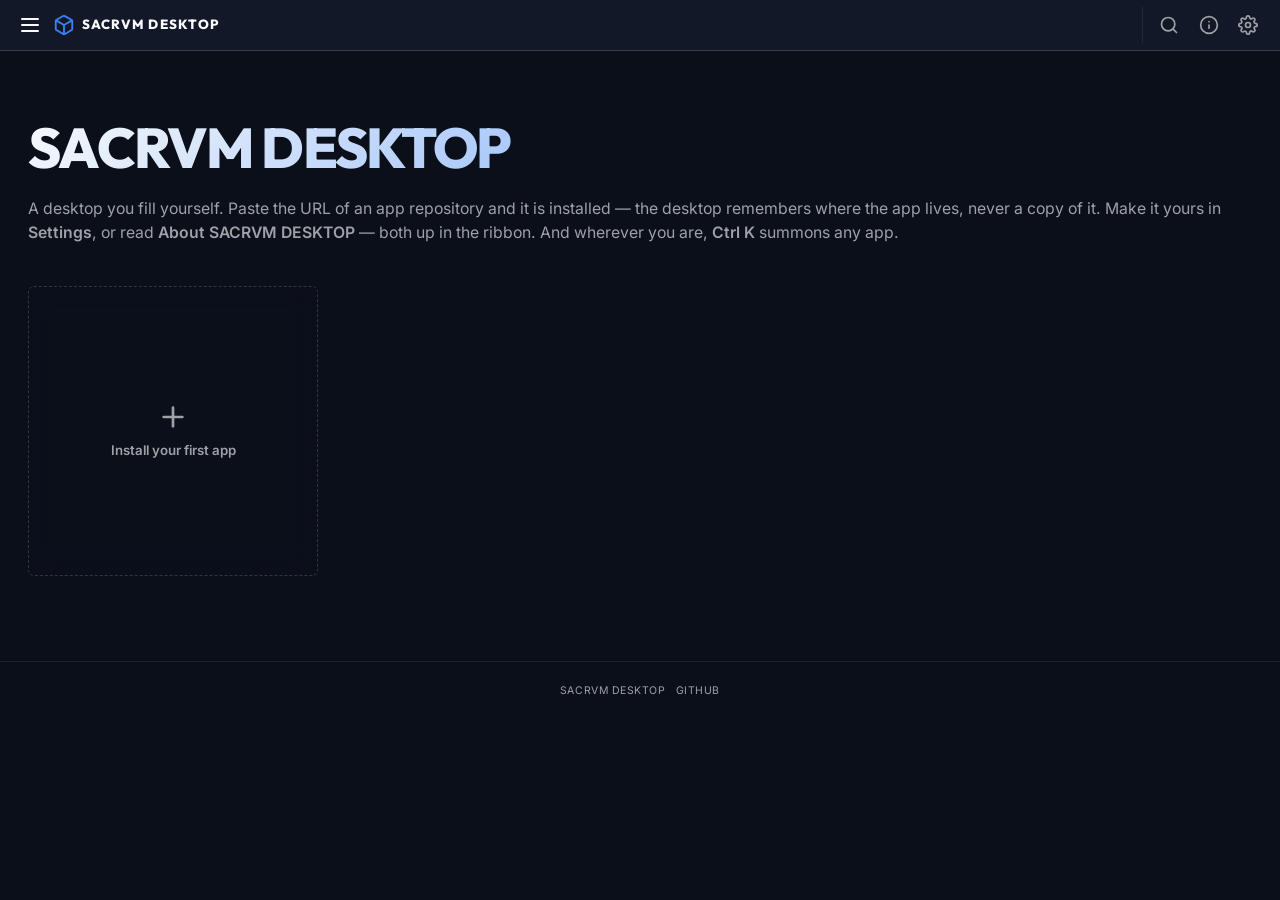
<file: index.html>
<!DOCTYPE html>
<html lang="en">
<head>
    <meta charset="UTF-8">
    <!-- viewport-fit=cover: the page runs under a phone's notch and home bar;
         the kit pads its nav and scroll regions by the safe-area insets. -->
    <meta name="viewport" content="width=device-width, initial-scale=1.0, viewport-fit=cover">
    <!-- Browser chrome colour: mirrors the kit's --bg seeds (dark / light),
         because a meta tag cannot read a custom property. -->
    <meta name="theme-color" content="#0b0f1a" media="(prefers-color-scheme: dark)">
    <meta name="theme-color" content="#eef2f7" media="(prefers-color-scheme: light)">
    <title>SACRVM DESKTOP</title>
    <meta name="description" content="A web desktop you fill yourself: paste a repo URL, the app installs. Zero dependencies, zero build — apps are web components, the desktop is one page.">

    <meta property="og:title" content="SACRVM DESKTOP">
    <meta property="og:description" content="A web desktop you fill yourself: paste a repo URL, the app installs.">
    <meta property="og:url" content="https://desktop.sacrvm.dev/">
    <meta property="og:type" content="website">

    <link rel="icon" href="data:image/svg+xml,<svg xmlns='http://www.w3.org/2000/svg' viewBox='0 0 24 24' fill='none' stroke='%233b82f6' stroke-width='2' stroke-linecap='round' stroke-linejoin='round'><path d='M21 16V8a2 2 0 0 0-1-1.73l-7-4a2 2 0 0 0-2 0l-7 4A2 2 0 0 0 3 8v8a2 2 0 0 0 1 1.73l7 4a2 2 0 0 0 2 0l7-4A2 2 0 0 0 21 16z'/><polyline points='3.27 6.96 12 12.01 20.73 6.96'/><line x1='12' y1='22.08' x2='12' y2='12'/></svg>">

    <link rel="stylesheet" href="kit/css/ui.css">
    <link rel="stylesheet" href="desktop.css">

    <!-- The kit is vendored: this repo owns a copy of kit/ and upgrades when
         it chooses. A desktop hosts apps it does not know in advance, so it
         loads the whole kit rather than cherry-picking. -->
    <script defer src="kit/js/all.js"></script>
    <script defer src="i18n.js"></script>
    <script defer src="desktop.js"></script>
</head>
<body class="app-page">
    <!-- ONE stage, and the apps on it are COMPLETE: each draws its own
         chrome. The desktop owns only its home section — ribbon included —
         and the bare stage; on stage it is present through context.host,
         rendered by the app in its own nav. -->
    <div class="app-stage" id="app-stage">
        <!-- Shown at "#/", hidden while a view app is on stage. The ribbon
             is the home's chrome, so it lives and dies with it — and it
             stays quiet: two icon buttons, no chrome competing with the
             apps. Installing lives in the grid, where the apps are. -->
        <div id="app-home" class="app-home">
            <!-- One flat brand, no accented app-name segment: the accent marks
                 the app you are IN, and hosted apps render this same label as
                 one quiet unit — home says it the same way. -->
            <!-- No hand-drawn toolbar: desktop.js hands this nav the SAME
                 toolbar entries hostPackage() injects into every app, and the
                 same kit code renders both — home and apps cannot drift. -->
            <sac-nav brand="SACRVM DESKTOP" brand-icon="cube" brand-href="#/"></sac-nav>

            <div class="orb"></div>

            <div class="hub-container">
                <header>
                    <h1>SACRVM DESKTOP</h1>
                    <!-- One paragraph per language; <html lang> (set by
                         sac.lang) decides which one shows — desktop.css. -->
                    <p class="intro-text" data-lang="en">
                        A desktop you fill yourself. Paste the URL of an app repository and it
                        is installed — the desktop remembers where the app lives, never a copy
                        of it. Make it yours in <strong>Settings</strong>, or read
                        <strong>About SACRVM DESKTOP</strong> — both up in the ribbon.
                        And wherever you are, <strong>Ctrl&nbsp;K</strong> summons any app.
                    </p>
                    <p class="intro-text" data-lang="de">
                        Ein Desktop, den du selbst füllst. Füge die URL eines App-Repositorys
                        ein, und die App ist installiert — der Desktop merkt sich, wo sie
                        lebt, nie eine Kopie davon. Richte ihn in den
                        <strong>Einstellungen</strong> ein oder lies
                        <strong>Über SACRVM DESKTOP</strong> — beides oben in der Leiste.
                        Und wo immer du bist, holt <strong>Strg&nbsp;K</strong> jede App.
                    </p>
                </header>

                <!-- Apps, then the install tile that closes the row.
                     desktop.js keeps that tile last on every render. -->
                <main class="grid" id="tiles"></main>
            </div>

            <sac-footer brand="SACRVM DESKTOP"
                        link-href="https://github.com/SACRVM/sacrvm-desktop" link-label="GITHUB"></sac-footer>
        </div>
        <!-- View apps are appended here by sac.apps. -->
    </div>

    <sac-command-palette></sac-command-palette>
</body>
</html>
</file>
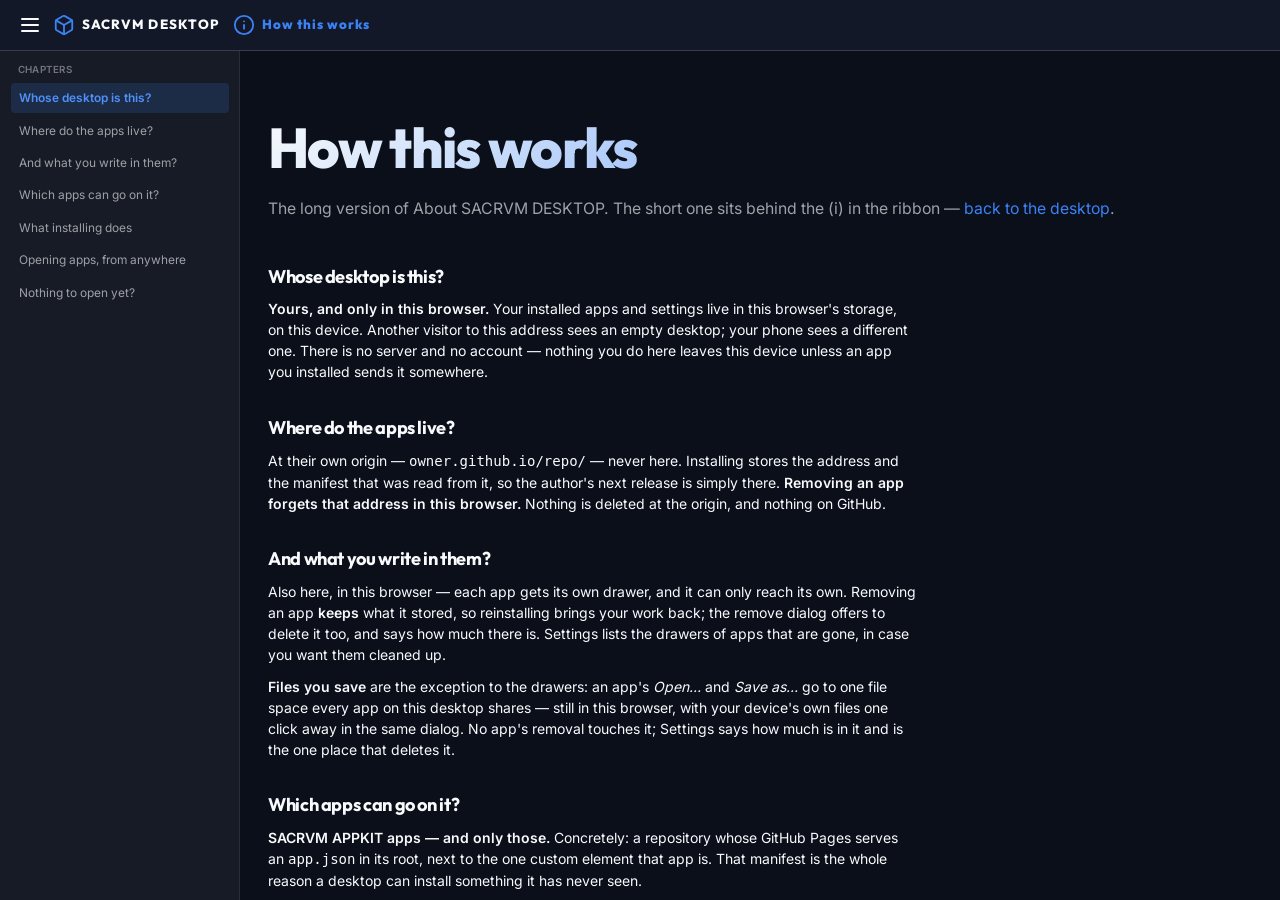
<file: how.html>
<!DOCTYPE html>
<html lang="en">
<head>
    <meta charset="UTF-8">
    <!-- viewport-fit=cover: the page runs under a phone's notch and home bar;
         the kit pads its nav and scroll regions by the safe-area insets. -->
    <meta name="viewport" content="width=device-width, initial-scale=1.0, viewport-fit=cover">
    <!-- Browser chrome colour: mirrors the kit's --bg seeds (dark / light),
         because a meta tag cannot read a custom property. -->
    <meta name="theme-color" content="#0b0f1a" media="(prefers-color-scheme: dark)">
    <meta name="theme-color" content="#eef2f7" media="(prefers-color-scheme: light)">
    <title>How this works — SACRVM DESKTOP</title>
    <meta name="description" content="What installing means on SACRVM DESKTOP, where apps and their data live, and what leaves this browser: nothing.">

    <link rel="icon" href="data:image/svg+xml,<svg xmlns='http://www.w3.org/2000/svg' viewBox='0 0 24 24' fill='none' stroke='%233b82f6' stroke-width='2' stroke-linecap='round' stroke-linejoin='round'><path d='M21 16V8a2 2 0 0 0-1-1.73l-7-4a2 2 0 0 0-2 0l-7 4A2 2 0 0 0 3 8v8a2 2 0 0 0 1 1.73l7 4a2 2 0 0 0 2 0l7-4A2 2 0 0 0 21 16z'/><polyline points='3.27 6.96 12 12.01 20.73 6.96'/><line x1='12' y1='22.08' x2='12' y2='12'/></svg>">

    <link rel="stylesheet" href="kit/css/ui.css">
    <link rel="stylesheet" href="desktop.css">

    <!-- The kit renders the ribbon and the footer here too; the desktop's own
         script stays home — this page is prose, not shell. -->
    <script defer src="kit/js/all.js"></script>

    <script defer>
        // The chapters, in both places the convention puts them: the visible
        // rail beside the prose, and the burger — nested under this page's
        // own entry, the way an app's sections nest in its suite tree. Both
        // lists are built FROM the headings, so neither can drift from the
        // prose. Every section holds one block per language (desktop.css
        // shows the one <html lang> names); the lists read the headings of
        // the language on screen and are rebuilt on a switch. Gated on
        // sac:ready: assigning component properties before the elements
        // upgrade would shadow the class setters.
        const TEXT = {
            en: { page: "How this works", chapters: "Chapters" },
            de: { page: "So funktioniert's", chapters: "Kapitel" },
        };
        const lang = () => (document.documentElement.lang || "en").startsWith("de") ? "de" : "en";

        function toc() {
            const sections = [...document.querySelectorAll(".doc section[id]")];
            const text = TEXT[lang()];
            const chapters = sections.map((s) => ({
                // Full-path form, not "#id": bare-hash hrefs go through the
                // nav's route scoping ("#x" becomes "#/x") — these are
                // fragment jumps on THIS page, so they carry their own path
                // and stay exactly what they say.
                label: s.querySelector(`[data-lang="${lang()}"] h2`).textContent,
                href: location.pathname + "#" + s.id,
                id: s.id,
            }));

            // Burger: one tree — the suite, with this page unfolded. The
            // page's entry matches the current address, so the nav nests the
            // sections under it as sub-entries.
            const nav = document.querySelector("sac-nav");
            nav.setAttribute("brand", text.page);
            nav.host = {
                href: "./", name: "SACRVM DESKTOP", icon: "cube",
                nav: [{ label: text.page, href: location.pathname, icon: "info" }],
            };
            nav.sections = chapters.map(({ label, href }) => ({ label, href }));
            document.title = `${text.page} — SACRVM DESKTOP`;

            // Rail: the same chapters, always in sight, following the read.
            const rail = document.querySelector("sac-sidebar");
            paint = () => {
                rail.items = [{ section: text.chapters }].concat(chapters.map((c) => ({
                    label: c.label, href: c.href, active: c.id === activeId,
                })));
            };
            paint();
        }

        let activeId = null;
        let paint = () => {};

        function boot() {
            toc();
            const sections = [...document.querySelectorAll(".doc section[id]")];
            const scroller = document.querySelector(".doc-scroll");
            const spy = () => {
                // The chapter being read: the last one whose top passed the
                // reading line under the fixed ribbon.
                let current = sections[0];
                for (const s of sections) {
                    if (s.getBoundingClientRect().top <= 140) current = s;
                }
                if (current.id !== activeId) { activeId = current.id; paint(); }
            };
            scroller.addEventListener("scroll", spy, { passive: true });
            spy();
            if (window.sac.lang) sac.lang.onChange(toc);
        }
        if (window.sacReady) boot();
        else document.addEventListener("sac:ready", boot, { once: true });
    </script>
</head>
<body class="doc-page">
    <!-- host-* attributes: the standalone spelling of the host group — the
         ribbon reads host brand first, then this page's own name, before the
         script above hands the nav the full tree. -->
    <sac-nav brand="How this works" brand-icon="info" brand-href="how.html"
             host-href="./" host-label="SACRVM DESKTOP" host-icon="cube"></sac-nav>

    <div class="main-layout">
        <sac-sidebar width="240px"></sac-sidebar>
        <div class="doc-scroll">
            <div class="hub-container">
                <header data-lang="en">
            <h1>How this works</h1>
            <p class="intro-text">The long version of About SACRVM DESKTOP.
               The short one sits behind the (i) in the ribbon —
               <a href="./">back to the desktop</a>.</p>
        </header>
                <header data-lang="de">
            <h1>So funktioniert's</h1>
            <p class="intro-text">Die lange Version von „Über SACRVM DESKTOP“.
               Die kurze steckt hinter dem (i) in der Leiste —
               <a href="./">zurück zum Desktop</a>.</p>
        </header>

        <main class="doc">
            <section id="whose">
              <div data-lang="en">
                <h2>Whose desktop is this?</h2>
                <p><strong>Yours, and only in this browser.</strong> Your installed
                   apps and settings live in this browser's storage, on this device.
                   Another visitor to this address sees an empty desktop; your phone
                   sees a different one. There is no server and no account — nothing
                   you do here leaves this device unless an app you installed sends
                   it somewhere.</p>
              </div>
              <div data-lang="de">
                <h2>Wessen Desktop ist das?</h2>
                <p><strong>Deiner, und nur in diesem Browser.</strong> Deine
                   installierten Apps und Einstellungen liegen im Speicher dieses
                   Browsers, auf diesem Gerät. Wer diese Adresse sonst besucht, sieht
                   einen leeren Desktop; dein Handy sieht einen anderen. Es gibt keinen
                   Server und kein Konto — nichts, was du hier tust, verlässt dieses
                   Gerät, außer eine App, die du installiert hast, schickt es irgendwohin.</p>
              </div>
            </section>

            <section id="origins">
              <div data-lang="en">
                <h2>Where do the apps live?</h2>
                <p>At their own origin — <code>owner.github.io/repo/</code> — never
                   here. Installing stores the address and the manifest that was read
                   from it, so the author's next release is simply there.
                   <strong>Removing an app forgets that address in this
                   browser.</strong> Nothing is deleted at the origin, and nothing
                   on GitHub.</p>
              </div>
              <div data-lang="de">
                <h2>Wo leben die Apps?</h2>
                <p>An ihrer eigenen Herkunft — <code>owner.github.io/repo/</code> —
                   nie hier. Installieren speichert die Adresse und das Manifest, das
                   dort gelesen wurde, sodass die nächste Version des Autors einfach da
                   ist. <strong>Eine App zu entfernen vergisst diese Adresse in diesem
                   Browser.</strong> An der Herkunft wird nichts gelöscht, und auf
                   GitHub auch nicht.</p>
              </div>
            </section>

            <section id="your-data">
              <div data-lang="en">
                <h2>And what you write in them?</h2>
                <p>Also here, in this browser — each app gets its own drawer, and it
                   can only reach its own. Removing an app <strong>keeps</strong> what
                   it stored, so reinstalling brings your work back; the remove dialog
                   offers to delete it too, and says how much there is. Settings lists
                   the drawers of apps that are gone, in case you want them cleaned
                   up.</p>
                <p><strong>Files you save</strong> are the exception to the drawers:
                   an app's <em>Open…</em> and <em>Save as…</em> go to one file space
                   every app on this desktop shares — still in this browser, with
                   your device's own files one click away in the same dialog. No
                   app's removal touches it; Settings says how much is in it and
                   is the one place that deletes it.</p>
              </div>
              <div data-lang="de">
                <h2>Und was du darin schreibst?</h2>
                <p>Auch hier, in diesem Browser — jede App bekommt ihre eigene
                   Schublade und kommt nur an ihre eigene heran. Eine App zu entfernen
                   <strong>behält</strong>, was sie gespeichert hat, sodass eine
                   Neuinstallation deine Arbeit zurückbringt; der Entfernen-Dialog
                   bietet an, es mitzulöschen, und sagt, wie viel es ist. Die
                   Einstellungen listen die Schubladen von Apps, die weg sind, falls du
                   sie aufräumen willst.</p>
                <p><strong>Dateien, die du speicherst,</strong> sind die Ausnahme von
                   den Schubladen: <em>Öffnen …</em> und <em>Speichern unter …</em>
                   einer App gehen in einen Dateibereich, den alle Apps auf diesem
                   Desktop teilen — auch der liegt in diesem Browser, und die Dateien
                   deines Geräts sind im selben Dialog einen Klick entfernt. Kein
                   Entfernen einer App berührt ihn; die Einstellungen sagen, wie viel
                   darin liegt, und sind der einzige Ort, der ihn löscht.</p>
              </div>
            </section>

            <section id="which-apps">
              <div data-lang="en">
                <h2>Which apps can go on it?</h2>
                <p><strong>SACRVM APPKIT apps — and only those.</strong> Concretely: a
                   repository whose GitHub Pages serves an <code>app.json</code> in its
                   root, next to the one custom element that app is. That manifest is
                   the whole reason a desktop can install something it has never seen.</p>
                <p>Any other repository — however good the project — has nothing here
                   to read, and pasting it will politely fail. There is no review queue,
                   no approval and no account. If it has a manifest, it installs; if it
                   has none, there is nothing to install.</p>
              </div>
              <div data-lang="de">
                <h2>Welche Apps passen darauf?</h2>
                <p><strong>SACRVM-APPKIT-Apps — und nur die.</strong> Konkret: ein
                   Repository, dessen GitHub Pages im Stammverzeichnis eine
                   <code>app.json</code> ausliefert, neben dem einen Custom Element,
                   das die App ist. Dieses Manifest ist der ganze Grund, warum ein
                   Desktop etwas installieren kann, das er nie gesehen hat.</p>
                <p>Jedes andere Repository — so gut das Projekt auch ist — hat hier
                   nichts zu lesen, und es einzufügen scheitert höflich. Es gibt keine
                   Prüfung, keine Freigabe und kein Konto. Hat es ein Manifest, lässt
                   es sich installieren; hat es keins, gibt es nichts zu installieren.</p>
              </div>
            </section>

            <section id="installing">
              <div data-lang="en">
                <h2>What installing does</h2>
                <ol class="steps">
                    <li>You paste <code>github.com/owner/repo</code> — or pick an app
                        in the App Store.</li>
                    <li>The desktop reads <code>owner.github.io/repo/app.json</code> —
                        a fetch, not an execution.</li>
                    <li>It shows you what the manifest says, and where it came from.</li>
                    <li>You confirm. Only then is the app's script ever loaded, and only
                        when you first open the app.</li>
                </ol>
                <p><code>?install=&lt;url&gt;</code> in the desktop's address does the
                   same by link, which is how you hand somebody an app — the manifest
                   is still shown, and it still waits for their yes.</p>
                <p class="note">An installed app runs its own code in this page. Install
                   what you trust, the way you would a browser extension — the origin is
                   on every tile for exactly that reason.</p>
              </div>
              <div data-lang="de">
                <h2>Was Installieren tut</h2>
                <ol class="steps">
                    <li>Du fügst <code>github.com/owner/repo</code> ein — oder wählst
                        eine App im App Store.</li>
                    <li>Der Desktop liest <code>owner.github.io/repo/app.json</code> —
                        ein Abruf, keine Ausführung.</li>
                    <li>Er zeigt dir, was im Manifest steht und woher es kommt.</li>
                    <li>Du bestätigst. Erst dann wird das Skript der App überhaupt
                        geladen, und erst, wenn du die App zum ersten Mal öffnest.</li>
                </ol>
                <p><code>?install=&lt;url&gt;</code> in der Adresse des Desktops macht
                   dasselbe per Link — so gibst du jemandem eine App weiter. Das
                   Manifest wird trotzdem gezeigt, und es wartet trotzdem auf ein Ja.</p>
                <p class="note">Eine installierte App führt ihren eigenen Code in dieser
                   Seite aus. Installiere, was du vertraust, so wie bei einer
                   Browser-Erweiterung — genau deshalb steht die Herkunft auf jeder
                   Kachel.</p>
              </div>
            </section>

            <section id="opening">
              <div data-lang="en">
                <h2>Opening apps, from anywhere</h2>
                <p>The tile is only the first door. Once installed, an app is
                   reachable without going home:</p>
                <ul class="steps">
                    <li><strong>The burger</strong> — the menu in any app's ribbon
                        lists the whole desktop, in tile order. A window app opens
                        right where you are; what you were doing stays on stage
                        behind it.</li>
                    <li><strong>Ctrl&nbsp;K</strong> (⌘K on a Mac) — the command
                        palette, also behind the magnifier in the ribbon. Type a
                        few letters, Enter: the app opens in place.</li>
                    <li><strong>A link</strong> — <code>?app=&lt;id&gt;</code> in
                        the desktop's address opens that window app on arrival;
                        a middle-click on a burger entry lands the same way, in
                        a new tab.</li>
                </ul>
                <p class="note">Palette and burger are the kit's — every app on
                   this desktop answers them, current and future ones alike.</p>
              </div>
              <div data-lang="de">
                <h2>Apps öffnen, von überall</h2>
                <p>Die Kachel ist nur die erste Tür. Einmal installiert, ist eine App
                   erreichbar, ohne zurück zum Start zu gehen:</p>
                <ul class="steps">
                    <li><strong>Das Burger-Menü</strong> — das Menü in der Leiste jeder
                        App listet den ganzen Desktop, in Kachel-Reihenfolge. Eine
                        Fenster-App öffnet sich genau da, wo du bist; was du gerade
                        machst, bleibt dahinter stehen.</li>
                    <li><strong>Strg&nbsp;K</strong> (⌘K auf dem Mac) — die
                        Befehlspalette, auch hinter der Lupe in der Leiste. Ein paar
                        Buchstaben tippen, Enter: Die App öffnet sich an Ort und Stelle.</li>
                    <li><strong>Ein Link</strong> — <code>?app=&lt;id&gt;</code> in der
                        Adresse des Desktops öffnet diese Fenster-App beim Ankommen;
                        ein Mittelklick auf einen Eintrag im Burger-Menü landet genauso,
                        in einem neuen Tab.</li>
                </ul>
                <p class="note">Palette und Burger-Menü kommen von der Kit — jede App
                   auf diesem Desktop reagiert darauf, heutige und künftige.</p>
              </div>
            </section>

            <section id="get-started">
              <div data-lang="en">
                <h2>Nothing to open yet?</h2>
                <p>Open the <strong>App Store</strong>: the <strong>+</strong> tile at
                   the end of the grid, then the <em>App Store</em> tab. It lists
                   SACRVM's own apps, and <em>Install</em> runs the ordinary install
                   flow: manifest and origin shown, your confirmation asked. Apps
                   already on this desktop are greyed out.</p>
                <p>Or write your own:
                   <a href="https://sacrvm.github.io/sacrvm-appkit/#/build" target="_blank" rel="noopener">how
                   an app is built</a>, end to end — a manifest, one custom element,
                   and a <a href="https://github.com/SACRVM/sacrvm-app-template" target="_blank" rel="noopener">template
                   repository</a> to start from (<em>Use this template</em>).</p>
                <p class="note">The store's list comes from GitHub: the SACRVM
                   repositories tagged <code>sacrvm-app</code>, each with its manifest
                   read. GitHub is only asked when you open the tab.</p>
              </div>
              <div data-lang="de">
                <h2>Noch nichts zum Öffnen?</h2>
                <p>Öffne den <strong>App Store</strong>: die <strong>+</strong>-Kachel
                   am Ende des Rasters, dann der Tab <em>App Store</em>. Er listet
                   SACRVMs eigene Apps, und <em>Installieren</em> läuft über den
                   normalen Weg: Manifest und Herkunft werden gezeigt, deine
                   Bestätigung wird abgefragt. Apps, die schon auf diesem Desktop sind,
                   sind ausgegraut.</p>
                <p>Oder schreib deine eigene:
                   <a href="https://sacrvm.github.io/sacrvm-appkit/#/build" target="_blank" rel="noopener">wie
                   eine App gebaut wird</a>, von Anfang bis Ende — ein Manifest, ein
                   Custom Element und ein
                   <a href="https://github.com/SACRVM/sacrvm-app-template" target="_blank" rel="noopener">Vorlagen-Repository</a>
                   zum Starten (<em>Use this template</em>).</p>
                <p class="note">Die Liste des Stores kommt von GitHub: die
                   SACRVM-Repositorys mit dem Topic <code>sacrvm-app</code>, jeweils mit
                   gelesenem Manifest. GitHub wird erst gefragt, wenn du den Tab öffnest.</p>
              </div>
            </section>
        </main>
            </div>

            <sac-footer brand="SACRVM DESKTOP"
                        link-href="https://github.com/SACRVM/sacrvm-desktop" link-label="GITHUB"></sac-footer>
        </div>
    </div>
</body>
</html>
</file>
<file: kit/css/ui.css>
/* ==========================================================================
   SACRVM APPKIT — global stylesheet
   Tokens, element baseline, CSS patterns and page layouts in one file.

   THEMING MODEL — seeds in, everything else derived:
   A theme is (a) a handful of SEED colors and (b) a light-or-dark flag.
   Every other color in the kit is DERIVED from the seeds via color-mix(),
   so swapping seeds (or flipping the flag) re-themes every component and
   pattern at once. Components never use raw colors — seeds and derived
   tokens only.

   - Dark is the default (:root). Its seed values are the kit's proven
     production palette.
   - Light mode: <html data-theme="light"> — swaps the neutral seeds and the
     few direction-dependent derivations. Nothing else changes.
   - Custom theme: override seeds after this file loads. Example:

       :root { --accent: #10b981; }                     (per-app accent)
       :root[data-theme="light"] { --bg: #fdf6ec; }     (custom light ground)

   This file is REQUIRED by every kit component. Components reference the
   tokens without fallback values on purpose: a missing ui.css should fail
   loudly (unstyled), not silently drift (var() fallbacks rot).
   ========================================================================== */

/* --------------------------------------------------------------------------
   1. Fonts — self-hosted (OFL 1.1), latin + latin-ext subsets.
   Inter 400/500/600 (body/UI), Outfit 600/700/800 (display/headlines).
   Anything outside the unicode-ranges falls back to the system sans stack.
   -------------------------------------------------------------------------- */
@font-face {
    font-family: 'Inter';
    font-style: normal;
    font-weight: 400 600;
    font-display: swap;
    src: url('../fonts/inter-latin.woff2') format('woff2');
    unicode-range: U+0000-00FF, U+0131, U+0152-0153, U+02BB-02BC, U+02C6, U+02DA, U+02DC, U+0304, U+0308, U+0329, U+2000-206F, U+20AC, U+2122, U+2191, U+2193, U+2212, U+2215, U+FEFF, U+FFFD;
}
@font-face {
    font-family: 'Inter';
    font-style: normal;
    font-weight: 400 600;
    font-display: swap;
    src: url('../fonts/inter-latin-ext.woff2') format('woff2');
    unicode-range: U+0100-02BA, U+02BD-02C5, U+02C7-02CC, U+02CE-02D7, U+02DD-02FF, U+0304, U+0308, U+0329, U+1D00-1DBF, U+1E00-1E9F, U+1EF2-1EFF, U+2020, U+20A0-20AB, U+20AD-20C0, U+2113, U+2C60-2C7F, U+A720-A7FF;
}
@font-face {
    font-family: 'Outfit';
    font-style: normal;
    font-weight: 600 800;
    font-display: swap;
    src: url('../fonts/outfit-latin.woff2') format('woff2');
    unicode-range: U+0000-00FF, U+0131, U+0152-0153, U+02BB-02BC, U+02C6, U+02DA, U+02DC, U+0304, U+0308, U+0329, U+2000-206F, U+20AC, U+2122, U+2191, U+2193, U+2212, U+2215, U+FEFF, U+FFFD;
}
@font-face {
    font-family: 'Outfit';
    font-style: normal;
    font-weight: 600 800;
    font-display: swap;
    src: url('../fonts/outfit-latin-ext.woff2') format('woff2');
    unicode-range: U+0100-02BA, U+02BD-02C5, U+02C7-02CC, U+02CE-02D7, U+02DD-02FF, U+0304, U+0308, U+0329, U+1D00-1DBF, U+1E00-1E9F, U+1EF2-1EFF, U+2020, U+20A0-20AB, U+20AD-20C0, U+2113, U+2C60-2C7F, U+A720-A7FF;
}

/* --------------------------------------------------------------------------
   2. SEEDS — the whole theme is these values + the light/dark flag.
   -------------------------------------------------------------------------- */
:root {
    /* Native chrome (select popups, date pickers, autofill, scrollbars)
       follows the app's scheme. Flipped by [data-theme="light"]. */
    color-scheme: dark;

    /* Neutral seeds — shared-hue slate family (bg/panel/glass sharing one
       hue makes a raised surface read as raised, not foreign). */
    --bg:      #0b0f1a;     /* page ground */
    --fg:      #f8fafc;     /* foreground: text, borders, hover washes */
    --surface: #1e293b;     /* the glassmorphic material (tiles, windows) */

    /* Semantic seeds. --accent is THE per-app override point (one variable
       re-themes a whole app). The other four encode state, separate from
       brand identity. */
    --accent:      #3b82f6; /* app identity / primary actions */
    --accent-edit: #a855f7; /* edit modes */
    --accent-warm: #f97316; /* shared/unsaved/attention state */
    --danger:      #ef4444; /* destructive / overdue */
    --ok:          #22c55e; /* success */
    --on-accent:   #ffffff; /* ink on accent/edit/danger FILLS; warm + ok
                               take the dark inks --on-warm/--on-ok instead
                               (see the AA layer in the derived block) */

    /* Direction poles for derivation: surfaces "lift" toward --lift when
       raised; shadows and sunken fields mix toward --sink. */
    --lift: #ffffff;
    --sink: #000000;

    /* Viewport ground (canvas areas) — black in every theme by convention;
       override per app if a light viewport is wanted. */
    --viewport-bg: #000000;

    /* Data palette — 10 named slots for user-colored things (chips, labels,
       series). Persisted data stores the slot NAME, not a hex, so a re-theme
       never rewrites stored records. Not derived: it IS data. */
    --palette-blue:   #3b82f6;
    --palette-orange: #f97316;
    --palette-red:    #ef4444;
    --palette-green:  #10b981;
    --palette-purple: #8b5cf6;
    --palette-pink:   #ec4899;
    --palette-yellow: #eab308;
    --palette-teal:   #14b8a6;
    --palette-gray:   #64748b;
    --palette-indigo: #6366f1;

    /* Motion rails — use these instead of ad-hoc cubic-beziers so all views
       stay in one motion language. */
    --ease-bounce: cubic-bezier(0.175, 0.885, 0.32, 1.275);
    --ease-smooth: cubic-bezier(0.4, 0, 0.2, 1);
    --ease-swift:  cubic-bezier(0.77, 0, 0.175, 1);   /* panel slides */

    /* Shape scale — one radius per element class; identical in every theme
       (never redeclared in a [data-theme] block). Override the three vars
       to resharpen or soften the whole kit at once. */
    --radius-s: 2px;   /* mini elements: strips, tracks, tiny thumbs, inner wells */
    --radius-m: 4px;   /* controls: buttons, inputs, chips, menu items, tabs */
    --radius-l: 6px;   /* surfaces: panels, cards, tiles, windows, dialogs, popovers, toasts */

    /* Monospace stack — kbd, logs, hex/date/time readouts, file names. One
       token so every monospace surface (light DOM or shadow root — custom
       properties inherit into both) stays in sync. Not theme-dependent. */
    --font-mono: ui-monospace, SFMono-Regular, Menlo, Consolas, monospace;

    /* Small ghost icon button — ONE measure for the light-DOM .icon-btn and
       the shadow buttons that must match it (sac-copy-button). Custom
       properties cross shadow roots; a class does not. 14/26 ≈ the kit's
       ~56% icon-to-box ratio. */
    --icon-btn-size: 26px;

    /* Scrollbar measure — the kit bar's track and the air on each side of
       its thumb (thumb = size − 2 × gap = 6px). Custom properties cross
       shadow roots, so every shadow copy of the §5 recipe reads this pair. */
    --scrollbar-size: 12px;
    --scrollbar-gap:  3px;
    --icon-btn-icon: 14px;

    /* Tool button — ONE measure for <sac-toolbox>'s tools and the light-DOM
       .icon-btn.tool beside them (a selection-actions row under a tool box),
       so the two can never drift. 18/32 is the same ~56% ratio. Grows to
       44px under a coarse pointer (§15). */
    --tool-btn-size: 32px;
    --tool-btn-icon: 18px;

    /* Caption / eyebrow type — the ONE shared shape for uppercase section
       titles (sac-section) and lone light-DOM captions (.sac-caption), so the
       two can never drift. Colour is deliberately NOT here: it is per role —
       a group heading stands out (--text), a caption stays quiet (--text-muted). */
    --caption-font:     'Outfit', sans-serif;
    --caption-size:     0.78rem;
    --caption-weight:   700;
    --caption-tracking: 0.12em;
}

/* --------------------------------------------------------------------------
   3. DERIVED TOKENS — never set these in a theme; override a seed instead.
   (The cascade still lets a brand pin an individual derived token if it
   truly must — that is the escape hatch, not the mechanism.)

   Also derived ON the per-app hosts, not only on :root. An app that carries
   its own --accent would otherwise get half a retheme: direct var(--accent)
   users follow it, while everything derived still resolves against the root's
   accent — custom properties are substituted where they are DECLARED, so a
   derivation living only on :root has the root's seed baked in.

   .sac-app is set by sac.app.Element on every app element, so an app is an
   accent scope wherever it runs — on a desktop's stage, in a window, or
   alone in its own page. .sac-app-view and sac-window cover apps that
   implement the contract by hand.

   BUT: a token that flips with the light/dark flag must NOT be redeclared on
   these per-app scopes, or the scope's dark-direction copy shadows the light
   override on :root and every app/window renders dark tokens on light ground.
   So the direction-dependent, accent-INDEPENDENT tokens (--field, --glass*,
   --panel*, --shadow-*) live on :root ALONE, below. The state-as-text layer
   is direction-dependent AND accent-dependent, so it stays on the scopes and
   reads its direction from flag variables (--text-solve + *-pct) instead.
   -------------------------------------------------------------------------- */
:root {
    /* Direction-dependent, accent-independent — :root only (see note above);
       these are the DARK values, the light/auto blocks flip them. Because an
       app scope never redeclares them, they inherit correctly per theme. */
    --field:       color-mix(in srgb, var(--sink) 30%, transparent);        /* input/select bg   */
    --glass:       color-mix(in srgb, var(--glass-hue) 70%, transparent);   /* windows, overlays */
    --glass-strong:color-mix(in srgb, var(--glass-hue) 88%, transparent);   /* menus, nav ribbon */
    --panel:       color-mix(in srgb, var(--bg) 95%, var(--lift));      /* sidebars, cards   */
    --panel-2:     color-mix(in srgb, var(--bg) 90%, var(--lift));      /* elevated panel    */
    --shadow-1: 0 2px 8px  color-mix(in srgb, var(--sink) 35%, transparent);
    --shadow-2: 0 8px 24px color-mix(in srgb, var(--sink) 45%, transparent);

    /* State-as-text direction, flag-flipped: dark solves toward --lift, light
       toward --sink; the per-token percentage flips too (100% = raw seed). The
       *-text tokens themselves are derived on the accent scopes below. */
    --text-solve:           var(--lift);
    --accent-text-pct:       90%;
    --accent-edit-text-pct:  86%;
    --accent-warm-text-pct: 100%;
    --danger-text-pct:       89%;
    --ok-text-pct:          100%;
}
:root,
.sac-app,
.sac-app-view,
sac-window,
.on-viewport {
    /* Surfaces — accent-independent but direction-INdependent (the flipped
       seed already produces the right value), so these may live on the scopes. */
    --glass-hue:   color-mix(in srgb, var(--surface) 45%, var(--bg));   /* internal carrier  */
    /* The glass, solid: what a blurred surface (--glass, --glass-strong, a
       menu, a toast) shows instead under prefers-reduced-transparency or
       prefers-contrast: more — same hue, nothing of the page shining through. */
    --glass-solid: var(--glass-hue);
    --tile:        color-mix(in srgb, var(--surface) 70%, transparent);     /* launcher tiles    */
    --tile-hover:  color-mix(in srgb, var(--surface) 90%, transparent);
    /* The ground under a window's content: glass is for the chrome (title
       bar, toolbar, frame); text, chips and row actions sit on a near-opaque
       ground, so a bright desktop tile behind the window cannot wash out
       their contrast. 6% of the blurred backdrop still shows through. */
    --window-ground: color-mix(in srgb, var(--surface) 94%, transparent);

    /* Text — two-step secondary: --text-muted carries real secondary
       information (AA on every plane); --text-dim is strictly tertiary,
       never the only carrier of information, and holds 3:1 on --surface —
       the worst-case (lightest) plane — in both themes at this ratio. */
    --text:       var(--fg);
    --text-muted: color-mix(in srgb, var(--fg) 62%, var(--bg));
    --text-dim:   color-mix(in srgb, var(--fg) 43%, var(--bg));

    /* Lines + washes */
    --border:        color-mix(in srgb, var(--fg) 8%, transparent);
    --border-strong: color-mix(in srgb, var(--fg) 16%, transparent);
    --border-contrast: color-mix(in srgb, var(--fg) 45%, transparent); /* edges under prefers-contrast: more */
    --hover:         color-mix(in srgb, var(--fg) 8%, transparent);   /* hover wash        */
    --hover-strong:  color-mix(in srgb, var(--fg) 14%, transparent);  /* active/press wash */

    /* Transparency checker. --checker is the translucent square a CSS
       checkerboard lays over whatever surface it sits on (the .checker
       utility, color wells, swatches). --checker-a/-b are an OPAQUE pair for
       canvases, which cannot composite over the page (sac-pixel-canvas).
       --pixel-grid is the hairline between enlarged pixels. */
    --checker:    color-mix(in srgb, var(--fg) 10%, transparent);
    --checker-a:  color-mix(in srgb, var(--fg) 5%, var(--bg));
    --checker-b:  color-mix(in srgb, var(--fg) 12%, var(--bg));
    --pixel-grid: color-mix(in srgb, var(--fg) 9%, transparent);

    /* Accent derivations — follow --accent automatically, so the per-app
       accent override re-themes these too. */
    --accent-strong: color-mix(in oklab, var(--accent) 82%, var(--sink)); /* hover of primary */
    --accent-tint:   color-mix(in srgb, var(--accent) 16%, transparent);  /* active-item bg   */
    --accent-glow:   color-mix(in srgb, var(--accent) 30%, transparent);  /* glows, shadows   */

    /* AA layer — a state color has two jobs at two contrast bars, and one
       lightness cannot serve both: identity (rings, borders, icons — 3:1)
       stays the seed itself; a plane that CARRIES TEXT needs 4.5:1 with its
       ink. Every ratio below is solved against the default seeds and the
       worst-case plane; a brand pouring in very different seeds re-checks
       (or pins) these.
       Warm + ok keep the seed as fill — white can never reach 4.5:1 on those
       hues (a property of the hue, not a calibration issue) — and take a
       dark ink instead. */
    --accent-fill:      color-mix(in oklab, var(--accent) 91%, var(--sink));
    --accent-edit-fill: color-mix(in oklab, var(--accent-edit) 93%, var(--sink));
    --danger-fill:      color-mix(in oklab, var(--danger) 91%, var(--sink));
    --accent-warm-fill: var(--accent-warm);
    --ok-fill:          var(--ok);

    --on-edit:   var(--on-accent);
    --on-danger: var(--on-accent);
    --on-warm:   color-mix(in srgb, var(--sink) 68%, var(--accent-warm));
    --on-ok:     color-mix(in srgb, var(--sink) 63%, var(--ok));

    /* The same state colors, readable as TEXT on this theme's ground. Derived
       here (so a per-app accent re-solves them), but the direction — mix
       target and strength — comes from the flag variables on :root, so light
       and dark both resolve correctly INSIDE an app scope. */
    --accent-text:      color-mix(in oklab, var(--accent)      var(--accent-text-pct),      var(--text-solve));
    --accent-edit-text: color-mix(in oklab, var(--accent-edit) var(--accent-edit-text-pct), var(--text-solve));
    --accent-warm-text: color-mix(in oklab, var(--accent-warm) var(--accent-warm-text-pct), var(--text-solve));
    --danger-text:      color-mix(in oklab, var(--danger)      var(--danger-text-pct),      var(--text-solve));
    --ok-text:          color-mix(in oklab, var(--ok)          var(--ok-text-pct),          var(--text-solve));

    /* Scrollbar thumb colours. As custom properties these DO inherit through
       shadow boundaries, so a shadow scroller reuses them in its own copy of
       the section 5 recipe (see sac-window .content / sac-nav .panel). */
    --scrollbar-thumb:       color-mix(in srgb, var(--fg) 18%, transparent);
    --scrollbar-thumb-hover: color-mix(in srgb, var(--fg) 32%, transparent);
}

/* --------------------------------------------------------------------------
   4. LIGHT FLAG — swaps neutral seeds + the few direction-dependent
   derivations. Semantic seeds and the palette stay (they read fine on light
   ground); override them per brand if needed.
   -------------------------------------------------------------------------- */
:root[data-theme="light"] {
    color-scheme: light;

    --bg:      #eef2f7;
    --fg:      #0f172a;
    --surface: #ffffff;
    /* Raised surfaces still lift toward white on light ground (material
       convention); shadows still sink toward black — poles stay. */

    /* Direction-dependent re-derivations (same seeds, different ratios): */
    --field:    color-mix(in srgb, var(--sink) 5%, transparent);
    --shadow-1: 0 2px 8px  color-mix(in srgb, var(--sink) 12%, transparent);
    --shadow-2: 0 8px 24px color-mix(in srgb, var(--sink) 18%, transparent);
    --glass:        color-mix(in srgb, var(--glass-hue) 78%, transparent);
    --glass-strong: color-mix(in srgb, var(--glass-hue) 92%, transparent);

    /* Elevation must step PERCEPTIBLY toward white here — the dark ratios
       (95/90% of an already almost-white bg) leave no visible lift
       (measured: dL 0.002 per step, far below perceptibility). */
    --panel:   color-mix(in srgb, var(--bg) 62%, var(--lift));
    --panel-2: color-mix(in srgb, var(--bg) 30%, var(--lift));

    /* State-as-text re-solved for the darkest light plane that carries it —
       its own 16% tint over --bg (an active item, a status wash), not white:
       the light ground is off-white, and a white solve measured ~4.1:1 on
       --bg itself. Each pct is the most seed that still reaches 4.6:1 on
       that tint (5.2–5.8:1 on --bg). Flip the shared flag variables, and the
       *-text tokens on the accent scopes follow. */
    --text-solve:           var(--sink);
    --accent-text-pct:       80%;
    --accent-edit-text-pct:  82%;
    --accent-warm-text-pct:  72%;
    --danger-text-pct:       79%;
    --ok-text-pct:           68%;
}

/* `data-theme="auto"` follows the OS instead of an explicit choice — same
   declarations as the light block above, gated behind prefers-color-scheme.
   Keep this block in sync with the light block above. */
@media (prefers-color-scheme: light) {
    :root[data-theme="auto"] {
        color-scheme: light;

        --bg:      #eef2f7;
        --fg:      #0f172a;
        --surface: #ffffff;

        --field:    color-mix(in srgb, var(--sink) 5%, transparent);
        --shadow-1: 0 2px 8px  color-mix(in srgb, var(--sink) 12%, transparent);
        --shadow-2: 0 8px 24px color-mix(in srgb, var(--sink) 18%, transparent);
        --glass:        color-mix(in srgb, var(--glass-hue) 78%, transparent);
        --glass-strong: color-mix(in srgb, var(--glass-hue) 92%, transparent);

        --panel:   color-mix(in srgb, var(--bg) 62%, var(--lift));
        --panel-2: color-mix(in srgb, var(--bg) 30%, var(--lift));

        --text-solve:           var(--sink);
        --accent-text-pct:       80%;
        --accent-edit-text-pct:  82%;
        --accent-warm-text-pct:  72%;
        --danger-text-pct:       79%;
        --ok-text-pct:           68%;
    }
}

/* On the viewport — the canvas ground is --viewport-bg (black) in EVERY
   theme, so a kit component placed on it (a drop zone over an empty canvas,
   a floating hint) must read the DARK derivation even in the light theme.
   .on-viewport re-seeds the neutrals from the viewport ground and --lift and
   re-derives everything below it (it is one of the derivation scopes above),
   so ink, lines, washes, glass and state-as-text all resolve for a dark
   ground. Seeds and poles only — a custom --viewport-bg still works:
     <sac-drop-zone class="on-viewport" …></sac-drop-zone>                      */
.on-viewport {
    color-scheme: dark;
    --bg:      var(--viewport-bg);
    --fg:      color-mix(in srgb, var(--lift) 97%, var(--viewport-bg));
    --surface: color-mix(in srgb, var(--lift) 14%, var(--viewport-bg));

    /* The :root-only, direction-dependent tokens — their DARK values. */
    --field:        color-mix(in srgb, var(--sink) 30%, transparent);
    --glass:        color-mix(in srgb, var(--glass-hue) 70%, transparent);
    --glass-strong: color-mix(in srgb, var(--glass-hue) 88%, transparent);
    --panel:        color-mix(in srgb, var(--bg) 95%, var(--lift));
    --panel-2:      color-mix(in srgb, var(--bg) 90%, var(--lift));
    --shadow-1: 0 2px 8px  color-mix(in srgb, var(--sink) 35%, transparent);
    --shadow-2: 0 8px 24px color-mix(in srgb, var(--sink) 45%, transparent);
    --scrollbar-thumb:       color-mix(in srgb, var(--fg) 18%, transparent);
    --scrollbar-thumb-hover: color-mix(in srgb, var(--fg) 32%, transparent);
    --text-solve:           var(--lift);
    --accent-text-pct:       90%;
    --accent-edit-text-pct:  86%;
    --accent-warm-text-pct: 100%;
    --danger-text-pct:       89%;
    --ok-text-pct:          100%;
}

/* --------------------------------------------------------------------------
   5. Scrollbars — global. NOTE: `*` does NOT pierce Shadow DOM; components
   with scrollable shadow content must duplicate these rules inside.

   Chromium and Safari draw the KIT's bar (::-webkit-scrollbar below): a
   6px thumb with 3px of air on every side (--scrollbar-size / -gap), no
   arrow buttons, the same on every OS. The standard pair (scrollbar-width/-color) is for Firefox ONLY:
   since Chrome 121 a set scrollbar-color — which is INHERITED, even into
   shadow roots — makes Chrome ignore every ::-webkit-scrollbar rule and
   paint its native bar (on Windows: arrow buttons, the thumb off-centre in
   its track, "too much room on the right").
   -------------------------------------------------------------------------- */
@supports not selector(::-webkit-scrollbar) {
    * {
        scrollbar-width: thin;
        scrollbar-color: var(--scrollbar-thumb) transparent;
    }
}
*::-webkit-scrollbar { width: var(--scrollbar-size); height: var(--scrollbar-size); }
*::-webkit-scrollbar-track { background: transparent; }
*::-webkit-scrollbar-thumb {
    background: var(--scrollbar-thumb);
    background-clip: content-box;
    border: var(--scrollbar-gap) solid transparent;
    border-radius: 999px;   /* a pill — the one rounded exception to the shape scale */
}
*::-webkit-scrollbar-thumb:hover {
    background: var(--scrollbar-thumb-hover);
    background-clip: content-box;
}
*::-webkit-scrollbar-corner { background: transparent; }

/* --------------------------------------------------------------------------
   6. Base
   -------------------------------------------------------------------------- */
/* `*` alone does NOT match pseudo-elements and box-sizing is not inherited, so
   a bordered ::before/::after would otherwise size as content-box and mis-centre
   (e.g. a dot on a connector line). Include the pseudo-elements — the standard
   modern reset. */
*, *::before, *::after { box-sizing: border-box; }

html, body {
    margin: 0;
    padding: 0;
    min-height: 100vh;
    min-height: 100dvh;   /* mobile: the toolbar slides in and out; dvh follows it */
    background: var(--bg);
    color: var(--text);
    font-family: 'Inter', -apple-system, BlinkMacSystemFont, sans-serif;
    font-size: 14px;
    line-height: 1.5;
    -webkit-font-smoothing: antialiased;
    /* Mobile browsers flash a grey/blue box over anything tapped. Every kit
       control draws its own press state, so the flash only adds noise.
       Inherited — reaches into the shadow roots too. */
    -webkit-tap-highlight-color: transparent;
}

h1, h2, h3, h4, h5, h6 {
    font-family: 'Outfit', sans-serif;
    font-weight: 700;
    margin: 0;
}
/* Tracking follows size: display sizes tighten, small headings (h4–h6 sit
   at body size) keep the face's own spacing. */
h1, h2, h3 { letter-spacing: -0.02em; }
h4, h5, h6 { letter-spacing: 0; }

a { color: var(--accent); text-decoration: none; }
a:hover { text-decoration: underline; }
/* Block-level link cards are buttons in spirit — hover-underlining their
   whole text body reads as a rendering glitch. (0,2,0) outweighs (0,1,1). */
.tile:hover { text-decoration: none; }

button {
    font-family: inherit;
    cursor: pointer;
    border: none;
    background: none;
    color: inherit;
}

/* --------------------------------------------------------------------------
   7. Form baseline
   -------------------------------------------------------------------------- */
label {
    display: block;
    font-size: 0.7rem;
    text-transform: uppercase;
    color: var(--text-muted);
    margin-bottom: 0.4rem;
    font-weight: 700;
    letter-spacing: 0.05em;
}

input, textarea {
    font-family: inherit;
    color: var(--text);
    background: var(--field);
    border: 1px solid var(--border);
    border-radius: var(--radius-m);
    padding: 0.6rem;
    width: 100%;
    transition: border-color 0.2s ease, background 0.2s ease;
}
input:hover:not(:disabled) {
    border-color: var(--border-strong);
}
input:focus, textarea:focus {
    outline: none;
    border-color: var(--accent);
    box-shadow: 0 0 0 2px color-mix(in srgb, var(--accent) 10%, transparent);
}

/* Hide native number spinners */
input::-webkit-outer-spin-button,
input::-webkit-inner-spin-button { -webkit-appearance: none; margin: 0; }
input[type="number"] { -moz-appearance: textfield; appearance: textfield; }

/* Selection is re-enabled where text entry happens (workspace pages set
   user-select:none on body). */
input, textarea, [contenteditable] {
    -webkit-user-select: text;
    user-select: text;
}

/* <select>: appearance:none kills the native arrow; we paint our own chevron
   on a thin wrapper. The wrapper is REQUIRED — <select> is a replaced element
   and can host neither an inline SVG nor a ::after — so a bare <select> shows
   no arrow. Wrap it:  <span class="select"><select>…</select></span>

   The chevron is an SVG MASK filled with background-color: var(--text-muted),
   so it follows the theme with ZERO colour literals and needs no light/auto
   overrides (the token flips on its own). White stroke so it reads as both
   luminance (CSS mask) and alpha (-webkit-mask). */
select {
    appearance: none;
    width: 100%;
    background-color: var(--field);
    border: 1px solid var(--border);
    border-radius: var(--radius-m);
    padding: 8px 32px 8px 10px;
    color: var(--text);
    font-family: inherit;
    font-size: 13px;
    outline: none;
    cursor: pointer;
    transition: border-color 0.15s;
}
select:focus { border-color: var(--accent); }
select option { background-color: var(--panel); color: var(--text); }
.select { position: relative; display: block; }
.select::after {
    content: "";
    position: absolute;
    top: 50%; right: 12px;
    width: 12px; height: 12px;
    transform: translateY(-50%);
    pointer-events: none;                 /* clicks fall through to the select */
    background-color: var(--text-muted);  /* the ONE token that colours the arrow */
    -webkit-mask: url("data:image/svg+xml,%3Csvg xmlns='http://www.w3.org/2000/svg' viewBox='0 0 24 24' fill='none' stroke='white' stroke-width='2.5' stroke-linecap='round' stroke-linejoin='round'%3E%3Cpolyline points='6 9 12 15 18 9'/%3E%3C/svg%3E") no-repeat center / contain;
            mask: url("data:image/svg+xml,%3Csvg xmlns='http://www.w3.org/2000/svg' viewBox='0 0 24 24' fill='none' stroke='white' stroke-width='2.5' stroke-linecap='round' stroke-linejoin='round'%3E%3Cpolyline points='6 9 12 15 18 9'/%3E%3C/svg%3E") no-repeat center / contain;
}

input[type="checkbox"], input[type="radio"] {
    width: auto;
    accent-color: var(--accent);
}

/* Field errors — the look of an invalid kit field, for plain fields too:
   red text and a 1px --danger hairline under the field (never a thick
   coloured border), and a line under it that says what IS expected
   ("At most 100", "Not a valid date – e.g. 25.09.2026"). Wire it:
     <input aria-invalid="true" aria-describedby="qty-error">
     <div class="field-error" id="qty-error" aria-live="polite">At most 100</div>
   Keep the .field-error element in the page and empty while the field is
   valid (it collapses to nothing): a live region that is already there
   announces new text reliably, one that appears with its text does not.
   The kit fields (<sac-number-field>, <sac-date-field>, <sac-time-field>,
   <sac-color-field>) do all of this themselves. Style guide → CSS Patterns
   → Field errors. */
input[aria-invalid="true"],
textarea[aria-invalid="true"] {
    color: var(--danger-text);
    border-bottom-color: var(--danger);
}
input[aria-invalid="true"]:focus,
textarea[aria-invalid="true"]:focus {
    border-color: var(--accent);
    border-bottom-color: var(--danger);
}
select[aria-invalid="true"] { border-bottom-color: var(--danger); }
.field-error {
    margin-top: 0.3rem;
    font-size: 0.8rem;
    line-height: 1.35;
    color: var(--danger-text);
    text-transform: none;
    letter-spacing: 0;
}
.field-error:empty { margin: 0; }

/* .cell-input — a plain <input> / <textarea> as a cell editor (the
   size="cell" look of the kit fields): borderless, fills its cell, the
   cell's font, no own focus ring — the grid draws the cell's. A plain input
   fires no sac:commit / sac:cancel; its host reads Enter / Escape / Tab
   itself. Style guide → Components → Cell editors. */
.cell-input,
.cell-input:hover:not(:disabled),
.cell-input:focus {
    display: block;
    width: 100%;
    height: 100%;
    margin: 0;
    padding: 0 var(--cell-padding-inline, 8px);
    font: inherit;
    color: inherit;
    background: transparent;
    border: 0;
    border-radius: 0;
    box-shadow: none;
    outline: none;
}
textarea.cell-input { padding-block: 6px; resize: none; }

/* Table & kbd baseline — plain markup, no class required. */
table {
    width: 100%;
    border-collapse: collapse;
    font-size: 0.875rem;
}
th {
    text-align: left;
    font-size: 0.68rem;
    text-transform: uppercase;
    letter-spacing: 0.08em;
    /* --text-muted: a column heading names what the column holds — real
       information, so not the tertiary --text-dim. */
    color: var(--text-muted);
    font-weight: 700;
    padding: 0.45rem 0.9rem 0.45rem 0;
    border-bottom: 1px solid var(--border-strong);
}
td {
    padding: 0.55rem 0.9rem 0.55rem 0;
    border-bottom: 1px solid var(--border);
    color: var(--text-muted);
    vertical-align: top;
}
tbody tr:hover {
    background: color-mix(in srgb, var(--fg) 3%, transparent);
}

kbd {
    font-family: var(--font-mono);
    font-size: 0.82em;
    background: var(--field);
    border: 1px solid var(--border-strong);
    border-bottom-width: 2px;
    border-radius: var(--radius-s);
    padding: 2px 6px;
    color: var(--text);
}

/* --------------------------------------------------------------------------
   8. Buttons
   .btn is THE button (one class, replacing the legacy .btn/.tool-btn pair).
   Default: full-width uppercase sidebar button. Inside a .toolbar it shrinks
   to the 32px ribbon recipe — no repeated inline styles anywhere.
   -------------------------------------------------------------------------- */
.btn {
    /* A glyph at ~56% of the control box — the kit's icon-to-button ratio.
       Set on the button (not on a dead `.btn svg` rule) so it crosses into
       <sac-icon>'s shadow root; 18/32. */
    --icon-size: 18px;
    background: color-mix(in srgb, var(--fg) 5%, transparent);
    border: 1px solid var(--border);
    color: var(--text);
    padding: 0.5rem 1rem;
    border-radius: var(--radius-m);
    font-weight: 600;
    cursor: pointer;
    width: 100%;
    font-family: inherit;
    text-transform: uppercase;
    letter-spacing: 0.02em;
    /* Named, never `all`: a theme switch or a layout change must not animate. */
    transition: background-color 0.2s ease, border-color 0.2s ease, color 0.2s ease,
                box-shadow 0.2s ease, transform 0.2s var(--ease-smooth), opacity 0.2s ease;
    font-size: 0.7rem;
    display: flex;
    align-items: center;
    justify-content: center;
    gap: 8px;
}
.btn:hover:not(:disabled) {
    background: var(--hover);
    border-color: var(--accent);
}
.btn.primary {
    background: var(--accent-fill);
    color: var(--on-accent);
    border-color: transparent;
}
.btn.primary:hover:not(:disabled) {
    background: var(--accent-strong);
    transform: translateY(-1px);
    box-shadow: 0 4px 12px var(--accent-glow);
}
/* Press: the button gives under the pointer the moment it goes down, not on
   release — fast in (100ms), back at the normal pace. */
.btn:active:not(:disabled),
.btn.primary:active:not(:disabled) {
    transform: scale(0.97);
    transition-duration: 0.1s;
}
.btn.danger {
    background: var(--danger-fill);
    border-color: transparent;
    color: var(--on-danger);
}
.btn.danger:hover:not(:disabled) {
    background: color-mix(in oklab, var(--danger) 82%, var(--sink));
}
.btn:disabled {
    opacity: 0.3;
    cursor: not-allowed;
}
/* [hidden] needs saying out loud here too: .btn's display:flex beats the
   UA's hidden rule (the same trap .sac-app-view guards against). */
.btn[hidden] { display: none; }

/* Toolbar recipe — for nav [slot="toolbar"] content and any button strip. */
.toolbar {
    display: flex;
    align-items: center;
    gap: 0.5rem;
}
.toolbar .btn {
    width: auto;
    height: 32px;
    padding: 0 0.8rem;
    font-size: 0.68rem;
}

/* Round icon button for ribbons/toolbars. */
.nav-icon-btn {
    background: transparent;
    border: none;
    color: var(--text-muted);
    cursor: pointer;
    width: 36px;
    height: 36px;
    display: flex;
    align-items: center;
    justify-content: center;
    border-radius: 50%;
    transition: background-color 0.2s var(--ease-smooth), color 0.2s var(--ease-smooth),
                transform 0.2s var(--ease-smooth);
    padding: 0;
    /* 20/36 = the same ~56% ratio. A custom property crosses into
       <sac-icon>'s shadow root, which the `.nav-icon-btn svg` rule below
       cannot — the host tools hold a <sac-icon>, not an inline <svg>. */
    --icon-size: 20px;
}
.nav-icon-btn:hover {
    background: var(--hover);
    color: var(--text);
    transform: translateY(-1px);
}
.nav-icon-btn:active {
    transform: translateY(0);
    background: var(--hover-strong);
    transition-duration: 0.1s;
}
/* A light-DOM inline <svg> (rare now — host tools use <sac-icon>) follows the
   same --icon-size, so both icon forms come out the same size. */
.nav-icon-btn svg {
    width: var(--icon-size);
    height: var(--icon-size);
    stroke-width: 2.2;
    stroke-linecap: round;
    stroke-linejoin: round;
}
a.nav-icon-btn { text-decoration: none; }
/* The labeled variant: same height, a pill instead of a circle. A host's
   signed-in user chip renders with it (sac-nav host tools), and an app can
   use it for its own labeled ribbon buttons just the same. */
.nav-icon-btn.labeled {
    width: auto;
    padding: 0 12px;
    gap: 0.4rem;
    border-radius: 999px;
    font-size: 0.8rem;
}
/* The avatar variant: the button wears an identity <sac-avatar> instead of an
   icon glyph — a signed-in user in the ribbon (sac-nav host tools). The base
   button is already a round, padding-0 target and the avatar carries its own
   round shape, so this only sizes the avatar to sit inside with the usual
   hover ring. Combines with .labeled (avatar + name in the pill). */
.nav-icon-btn.avatar { --avatar-size: 26px; }

/* Small ghost icon button for rows, lists and cards — the light-DOM twin of
   <sac-copy-button>'s inner button. Both read --icon-btn-size/--icon-btn-icon,
   so a delete button beside a copy button stays its twin across kit upgrades. */
.icon-btn {
    --icon-size: var(--icon-btn-icon);
    display: inline-flex;
    align-items: center;
    justify-content: center;
    flex: none;
    width: var(--icon-btn-size);
    height: var(--icon-btn-size);
    padding: 0;
    border: none;
    border-radius: var(--radius-m);
    background: transparent;
    /* --text-muted, not --text-dim: a thin 14px glyph at rest must clear 3 : 1
       against a window's glass in both themes (it is 5.1 : 1 in light, 6.7 : 1
       in dark; --text-dim was 2.9 : 1 in light). */
    color: var(--text-muted);
    font-family: inherit;
    cursor: pointer;
    transition: color 120ms var(--ease-smooth), background 120ms var(--ease-smooth);
}
.icon-btn:hover:not(:disabled) {
    background: var(--hover);
    color: var(--text);
}
.icon-btn:active:not(:disabled) { background: var(--hover-strong); }
.icon-btn:focus-visible {
    outline: 2px solid var(--accent);
    outline-offset: 1px;
}
.icon-btn.danger:hover:not(:disabled) { color: var(--danger-text); }
.icon-btn:disabled { opacity: 0.3; cursor: default; }
.icon-btn[hidden] { display: none; }
/* The tool-sized variant: <sac-toolbox>'s measure and states, for action
   buttons that sit next to tools. It re-points the icon-btn tokens, so the
   touch halo below computes from the right box too. */
.icon-btn.tool {
    --icon-btn-size: var(--tool-btn-size);
    --icon-btn-icon: var(--tool-btn-icon);
    color: var(--text-muted);
}
.icon-btn.tool.active,
.icon-btn.tool[aria-pressed="true"] {
    background: var(--accent-fill);
    color: var(--on-accent);
}
.icon-btn svg {
    width: var(--icon-size);
    height: var(--icon-size);
}
@media (prefers-reduced-motion: reduce) {
    .icon-btn { transition: none; }
}

/* --------------------------------------------------------------------------
   9. Panels, cards, menus, logs (CSS patterns — documented in the style guide)
   -------------------------------------------------------------------------- */
/* Caption / eyebrow: the section-title shape as a light-DOM utility, so an app
   can label a lone caption without hand-copying sac-section's title. Both read
   the --caption-* tokens; a standalone caption is quiet (--text-muted), while a
   section heading overrides to --text — set your own colour to lift it. */
.sac-caption {
    font-family: var(--caption-font);
    font-size: var(--caption-size);
    font-weight: var(--caption-weight);
    letter-spacing: var(--caption-tracking);
    text-transform: uppercase;
    color: var(--text-muted);
}

/* sac.contextMenu's reserved columns: a checkmark (a state) and an icon,
   each as wide as the menu's 16px glyph, so every label starts in one
   column — a checked entry, an icon entry and a plain one alike. */
.sac-menu-check,
.sac-menu-icon {
    flex: none;
    width: 16px;
    display: inline-flex;
    align-items: center;
    justify-content: center;
    --icon-size: 16px;
}

/* sac.selection — rows of a list that marks several (kit/js/lib/selection.js).
   No text selection or touch callout (Shift+click and a long-press would
   start one); a marked row is the --accent-tint ground, its swapped icon
   the accent. The keyboard cursor, where the open row doesn't show it (the
   moving end of a Shift range), is a quiet --accent ring while the list
   has focus. */
[data-sac-row] { user-select: none; -webkit-user-select: none; -webkit-touch-callout: none; }
[data-sac-row].marked { background: var(--accent-tint); }
[data-sac-row].marked [data-sac-mark-icon] { color: var(--accent); }
[data-sac-selection]:focus-within [data-sac-row][data-sac-cursor] { box-shadow: inset 0 0 0 1px var(--accent); }

/* About window content — rendered by sac.about.open() into a <sac-window>.
   The one shared credits/licence surface: a host and an app both use it, so
   the two look related by construction. Reuses .sac-caption for the version
   line and each notice's title. */
.sac-about { display: flex; flex-direction: column; gap: 1rem; }
.sac-about-head { display: flex; align-items: center; gap: 0.75rem; }
.sac-about-head sac-icon { --icon-size: 30px; color: var(--accent); }
.sac-about-head h2 { margin: 0; font-size: 1.05rem; line-height: 1.2; }
.sac-about-head .sac-caption { margin: 0.15rem 0 0; }
.sac-about-desc { margin: 0; color: var(--text-muted); }
.sac-about-notice { display: flex; flex-direction: column; gap: 0.3rem; }
.sac-about-notice p { margin: 0; color: var(--text-muted); font-size: 0.85rem; }
.sac-about-panel[active] { display: flex; flex-direction: column; gap: 1rem; padding-top: 1rem; }
.sac-about-facts { display: grid; grid-template-columns: max-content 1fr; gap: 0.5rem 1.5rem; margin: 0; }
.sac-about-facts dt { color: var(--text-muted); }
.sac-about-facts dd { margin: 0; overflow-wrap: anywhere; }
/* Parts: name + one muted "licence · holder" line, in as many columns as fit. */
.sac-about-parts { display: grid; grid-template-columns: repeat(auto-fit, minmax(240px, 1fr)); gap: 1rem 2rem; }
.sac-about-group { min-width: 0; }
.sac-about-group h3 { margin: 0 0 0.25rem; }
.sac-about-group ul { list-style: none; margin: 0; padding: 0; }
.sac-about-group li { display: flex; flex-direction: column; padding: 0.3rem 0; min-width: 0; }
.sac-about-group li + li { border-top: 1px solid var(--border); }
.sac-about-part { font-weight: 600; }
.sac-about-lic { color: var(--text-muted); font-size: 0.8rem; overflow: hidden; text-overflow: ellipsis; white-space: nowrap; }

.card {
    background: var(--panel);
    padding: 1.25rem;
    border-radius: var(--radius-l);
    border: 1px solid var(--border);
    box-shadow: var(--shadow-1);
}

.glass {
    background: var(--glass-strong);
    backdrop-filter: blur(12px);
    -webkit-backdrop-filter: blur(12px);
    border: 1px solid var(--border-strong);
}

.floating-menu {
    position: absolute;
    z-index: 1000;
    background: var(--glass-strong);
    backdrop-filter: blur(12px);
    -webkit-backdrop-filter: blur(12px);
    border: 1px solid var(--border-strong);
    border-radius: var(--radius-l);
    padding: 8px;
    display: flex;
    flex-direction: column;
    gap: 6px;
    box-shadow: var(--shadow-2);
    min-width: 160px;
    pointer-events: all;
    user-select: none;
}
.floating-menu-header {
    font-size: 0.6rem;
    font-weight: 800;
    color: var(--text-muted);
    text-transform: uppercase;
    letter-spacing: 0.1em;
    padding: 4px 6px;
    border-bottom: 1px solid var(--border);
    margin-bottom: 2px;
}
.floating-menu .btn {
    width: 100%;
    margin-top: 6px;
    padding: 6px;
}

/* Plain div-based log box (the component <sac-log> is the richer option). */
.log {
    font-size: 0.7rem;
    color: var(--text-muted);
    height: 100px;
    overflow-y: auto;
    background: var(--field);
    padding: 0.75rem;
    border-radius: var(--radius-m);
    border: 1px solid var(--border);
    font-family: var(--font-mono);
    -webkit-user-select: text;
    user-select: text;
}

/* Skeleton — shimmering placeholder block for content still loading. */
.skeleton {
    position: relative;
    overflow: hidden;
    border-radius: var(--radius-m);
    background: color-mix(in srgb, var(--fg) 7%, transparent);
}
.skeleton::after {
    content: "";
    position: absolute;
    inset: 0;
    background: linear-gradient(90deg, transparent, color-mix(in srgb, var(--fg) 6%, transparent), transparent);
    animation: skeleton-sweep 1.6s infinite var(--ease-smooth);
}
.skeleton.text {
    height: 0.9em;
    border-radius: var(--radius-s);
}
.skeleton.circle {
    border-radius: 50%;
}
@keyframes skeleton-sweep {
    from { transform: translateX(-100%); }
    to   { transform: translateX(100%); }
}

/* Transparency checker — any surface that shows "nothing here" behind
   pixels (a preview canvas, an alpha well). Token squares over whatever
   ground the element has; --checker-size sets the square (default 8px).
   Pair with image-rendering: pixelated on the canvas/img it backs. */
.checker {
    --checker-size: 8px;
    background-image:
        linear-gradient(45deg, var(--checker) 25%, transparent 25%, transparent 75%, var(--checker) 75%),
        linear-gradient(45deg, var(--checker) 25%, transparent 25%, transparent 75%, var(--checker) 75%);
    background-size: var(--checker-size) var(--checker-size);
    background-position: 0 0, calc(var(--checker-size) / 2) calc(var(--checker-size) / 2);
}

/* --------------------------------------------------------------------------
   10. Breadcrumbs, pagination, empty states, badges
   (CSS patterns — documented on the style guide's Patterns page)
   -------------------------------------------------------------------------- */

/* Breadcrumbs — <ol class="crumbs"><li><a href="…">…</a></li>…
   <li aria-current="page">Current</li></ol>. Last crumb is either plain text
   or carries aria-current="page" on the <li> or an inner <a>. */
.crumbs {
    display: flex;
    flex-wrap: wrap;
    align-items: center;
    list-style: none;
    margin: 0;
    padding: 0;
    font-size: 0.8rem;
}
.crumbs li {
    display: flex;
    align-items: center;
}
.crumbs li + li::before {
    content: "\203A";
    margin: 0 0.5rem;
    color: var(--text-dim);
}
.crumbs a {
    color: var(--text-muted);
}
.crumbs a:hover {
    color: var(--text);
}
.crumbs [aria-current="page"] {
    color: var(--text);
    font-weight: 500;
}

/* Pagination — <nav class="pagination"> of <button>/<a> page items, an
   optional non-interactive ellipsis (.gap), and prev/next controls that use
   the same items disabled via :disabled (button) or .disabled/[aria-disabled]
   (anchor, which has no native disabled state). */
.pagination {
    display: flex;
    align-items: center;
    gap: 0.25rem;
}
.pagination button,
.pagination a {
    display: flex;
    align-items: center;
    justify-content: center;
    min-width: 30px;
    height: 30px;
    padding: 0 0.4rem;
    border: none;
    border-radius: var(--radius-m);
    background: transparent;
    color: var(--text-muted);
    font-family: inherit;
    font-size: 0.8rem;
    font-weight: 600;
    text-decoration: none;
    cursor: pointer;
    transition: background 0.15s ease, color 0.15s ease;
}
.pagination button:hover:not(:disabled),
.pagination a:hover:not(.disabled) {
    background: var(--hover);
    color: var(--text);
}
.pagination button:active:not(:disabled),
.pagination a:active:not(.disabled) {
    background: var(--hover-strong);
    transition-duration: 0s;
}
.pagination button.active,
.pagination a.active,
.pagination button[aria-current="page"],
.pagination a[aria-current="page"] {
    background: var(--accent-tint);
    color: var(--accent);
}
.pagination button:disabled,
.pagination a.disabled,
.pagination a[aria-disabled="true"] {
    opacity: 0.35;
    cursor: not-allowed;
    pointer-events: none;
}
.pagination .gap {
    display: flex;
    align-items: center;
    justify-content: center;
    min-width: 30px;
    height: 30px;
    color: var(--text-dim);
    cursor: default;
}

/* Empty state — centered "nothing here yet" filler for a panel or card. */
.empty-state {
    display: flex;
    flex-direction: column;
    align-items: center;
    text-align: center;
    padding: 2.5rem 1rem;
    gap: 0.4rem;
}
/* Direct child only: an empty state usually carries a button that offers the
   way out, and a descendant selector would paint that button's icon dim too
   — grey ink on a filled accent surface. */
.empty-state > sac-icon {
    --icon-size: 36px;
    color: var(--text-dim);
    margin-bottom: 0.5rem;
}
.empty-state b,
.empty-state strong,
.empty-state h3 {
    color: var(--text-muted);
    font-size: 0.95rem;
    font-weight: 600;
}
.empty-state p {
    /* --text-muted: the line that explains the empty panel (and usually how
       to fill it) carries information — not the tertiary --text-dim. */
    color: var(--text-muted);
    font-size: 0.85rem;
    margin: 0;
    max-width: 32ch;
}
.empty-state .btn {
    width: auto;
    margin-top: 0.75rem;
}

/* Badge dot / count — attach to any element whose parent carries
   .has-badge (position: relative). The 2px ring is the GROUND color
   (--bg) showing through, not a colored border, so it separates the badge
   from whatever sits underneath without violating the no-thick-border rule. */
.has-badge {
    position: relative;
}
.badge-dot {
    position: absolute;
    top: -2px;
    right: -2px;
    width: 8px;
    height: 8px;
    border-radius: 50%;
    background: var(--accent);
    box-shadow: 0 0 0 2px var(--bg);
    pointer-events: none;
}
.badge-dot.warn { background: var(--accent-warm); }
.badge-dot.danger { background: var(--danger); }
.badge-dot.ok { background: var(--ok); }

.badge-count {
    position: absolute;
    top: -6px;
    right: -6px;
    display: flex;
    align-items: center;
    justify-content: center;
    min-width: 16px;
    height: 16px;
    padding: 0 4px;
    border-radius: 999px;
    background: var(--accent-fill);
    color: var(--on-accent);
    font-size: 0.65rem;
    font-weight: 700;
    /* Digits have no descenders; trim the line box to cap height so the
       count sits in the pill's optical middle, not above it. */
    text-box: trim-both cap alphabetic;
    line-height: 1;
    box-shadow: 0 0 0 2px var(--bg);
    pointer-events: none;
}
.badge-count.warn { background: var(--accent-warm); }
.badge-count.danger { background: var(--danger); }
.badge-count.ok { background: var(--ok); }

/* --------------------------------------------------------------------------
   11. Launcher / hub — tile grid
   -------------------------------------------------------------------------- */
.orb {
    position: fixed;
    width: 50vw;
    height: 50vw;
    background: radial-gradient(circle, color-mix(in srgb, var(--accent) 5%, transparent) 0%, transparent 70%);
    border-radius: 50%;
    top: -10vw;
    right: -10vw;
    z-index: -1;
    pointer-events: none;
}

.hub-container {
    max-width: 1400px;
    margin: 0 auto;
    /* 50px clears the fixed <sac-nav> — the same clearance .main-layout and
       #app-root carry; the 4rem on top is the hero's own breathing room. */
    padding: calc(50px + env(safe-area-inset-top, 0px) + 4rem) 2rem 2rem;
}
/* Inside a container that already cleared the nav (#app-root, or the shell
   stage inside .main-layout) — take the 50px back so the two never stack. */
#app-root .hub-container,
.main-layout .hub-container { padding-top: 4rem; }
.hub-container header {
    margin-bottom: 3rem;
}
.hub-container h1 {
    font-size: clamp(2.5rem, 8vw, 4rem);
    font-weight: 800;
    background: linear-gradient(135deg, var(--text) 0%, var(--accent) 100%);
    -webkit-background-clip: text;
    -webkit-text-fill-color: transparent;
    background-clip: text;
    letter-spacing: -0.03em;
    margin-bottom: 0.5rem;
}
.hub-container .intro-text {
    color: var(--text-muted);
    font-size: 1.125rem;
    margin: 0;
}

/* Tiles are SQUARE: medium 1×1, .wide 2 columns × 1 row (as tall as one
   column is wide), .large 2×2. The columns stay auto-fill 280px-minimum and
   stretch, so a cell's size is only known from the grid's own width: the
   grid is a container, every child derives --tile-size from 100cqw and the
   column count (--grid-cols, stepped below at exactly the widths where
   auto-fill adds a column) and takes it as its height. Every row is then
   one --tile-size tall whatever mixes in it. Items get the height, not the
   rows — so never give a .grid an inline grid-auto-rows.
   A ONE-column grid (a phone, a narrow window or panel) is a list, not a
   stack of screen-wide squares: its tiles are cards of natural height. */
.grid {
    --grid-gap: 21px;   /* px, not rem: the column steps below are px (1.5rem at the kit's 14px root) */
    display: grid;
    grid-template-columns: repeat(auto-fill, minmax(280px, 1fr));
    gap: var(--grid-gap);
    /* inline-size containment: a .grid needs a block-level (full-width)
       place, never a shrink-to-fit one — see section 15. */
    container-type: inline-size;
}
.grid > * {
    /* One-column cards are at least 150px tall — on the item, not the row,
       so a row of small tiles (.tile-pack) keeps its own height. */
    min-height: 150px;
    --grid-cols: 1;
    --grid-rows: 1;   /* rows the item spans — .large sets 2 */
    --tile-size: calc((100cqw - (var(--grid-cols) - 1) * var(--grid-gap)) / var(--grid-cols));
}
/* n columns fit from n × 280px + (n − 1) × 21px.
   From two columns on, every child is square (times its row span). */
@container (width >= 581px) {
    .grid > * {
        --grid-cols: 2;
        height: calc(var(--tile-size) * var(--grid-rows) + var(--grid-gap) * (var(--grid-rows) - 1));
    }
}
@container (width >= 882px)  { .grid > * { --grid-cols: 3; } }
@container (width >= 1183px) { .grid > * { --grid-cols: 4; } }
@container (width >= 1484px) { .grid > * { --grid-cols: 5; } }
@container (width >= 1785px) { .grid > * { --grid-cols: 6; } }
@container (width >= 2086px) { .grid > * { --grid-cols: 7; } }
@container (width >= 2387px) { .grid > * { --grid-cols: 8; } }
@container (width >= 2688px) { .grid > * { --grid-cols: 9; } }
@container (width >= 2989px) { .grid > * { --grid-cols: 10; } }
@container (width >= 3290px) { .grid > * { --grid-cols: 11; } }
@container (width >= 3591px) { .grid > * { --grid-cols: 12; } }

.tile {
    position: relative;
    background: var(--tile);
    backdrop-filter: blur(12px);
    -webkit-backdrop-filter: blur(12px);
    border: 1px solid var(--border-strong);
    border-radius: var(--radius-l);
    padding: 2rem;
    text-decoration: none;
    color: var(--text);
    display: flex;
    flex-direction: column;
    justify-content: flex-end;
    transition: transform 0.4s var(--ease-smooth), border-color 0.4s var(--ease-smooth),
                box-shadow 0.4s var(--ease-smooth), background 0.4s var(--ease-smooth);
    overflow: hidden;
    cursor: pointer;
    /* Persistent compositor layer: without it the browser promotes the tile
       on hover and demotes it after, re-rasterizing the text each way — the
       hover zoom flickers. */
    will-change: transform;
    transform: translateZ(0);
    backface-visibility: hidden;
}
/* Direct child only, same reason as .empty-state: the tile's own mark is
   48px and accent-coloured, an icon inside something nested in the tile is
   not. (Every tile in the kit and the launcher appends it directly.) */
.tile > sac-icon {
    --icon-size: 48px;
    margin-bottom: auto;
    color: var(--accent);
    transition: transform 0.4s var(--ease-smooth);
}
.tile h2 {
    font-size: 1.5rem;
    font-weight: 700;
    margin-bottom: 0.25rem;
}
.tile p {
    color: var(--text-muted);
    font-size: 0.9rem;
    margin: 0;
    line-height: 1.4;
}
.tile:hover {
    /* translate only, no scale: Chromium re-rasters text layers mid-scale-
       animation (raster-scale adaption) — that is unfixable text jitter.
       The zoom feel comes from lift + shadow + glow + the icon's own scale. */
    transform: translateY(-8px) translateZ(0);
    border-color: var(--accent);
    box-shadow: var(--shadow-2), 0 0 20px color-mix(in srgb, var(--accent) 20%, transparent);
    background: var(--tile-hover);
}
.tile:hover > sac-icon {
    transform: scale(1.1) rotate(5deg);
}
/* Press: the lifted tile gives back half its lift at once — a push, not a
   scale (see the text-jitter note above). */
.tile:active {
    transform: translateY(-4px) translateZ(0);
    transition-duration: 0.1s;
}
/* Arranging tiles (sac.tiles.sortable). The grid carries
   data-sortable-active for the length of a drag: the cursor is a grabbing
   hand everywhere in it, and the tiles the lifted one passes over stay
   still — no hover lift, ring or glow. The lifted tile itself is on top
   with a strong shadow and the accent ring; its position and 1.03 scale
   are the helper's inline transform. */
[data-sortable-active],
[data-sortable-active] * { cursor: grabbing !important; }
[data-sortable-active] .tile:not([data-sortable-dragging]):hover,
[data-arranging] .tile:not([data-sortable-dragging]):hover,
[data-sortable-active] .tile:not([data-sortable-dragging]):active,
[data-arranging] .tile:not([data-sortable-dragging]):active {
    transform: translateZ(0);
    border-color: var(--border-strong);
    box-shadow: none;
    background: var(--tile);
}
[data-sortable-active] .tile:hover > sac-icon,
[data-arranging] .tile:hover > sac-icon { transform: none; }

/* Arrange mode (sac.tiles.sortable arrange(), the iPhone's): the movable
   tiles wiggle — on the `rotate` property, so the helper's slide and lift
   transforms stay untouched — staggered so the wall doesn't swing in step.
   A finger drags at once (touch-action none); a tap opens nothing. Under
   reduced motion a dashed hairline says the same without moving. */
@keyframes sac-wiggle { from { rotate: -1deg; } to { rotate: 1deg; } }
@keyframes sac-wiggle-small { from { rotate: -1.6deg; } to { rotate: 1.6deg; } }
[data-arranging] [data-arrangeable] {
    animation: sac-wiggle 0.26s ease-in-out infinite alternate;
    touch-action: none;
    cursor: grab;
}
[data-arranging] [data-arrangeable].small { animation-name: sac-wiggle-small; }
[data-arranging] [data-arrangeable]:nth-child(2n) { animation-delay: -0.13s; animation-duration: 0.3s; }
[data-arranging] [data-arrangeable]:nth-child(3n) { animation-delay: -0.07s; animation-duration: 0.28s; }
[data-arranging] [data-arrangeable][data-sortable-dragging] { animation: none; }
@media (prefers-reduced-motion: reduce) {
    [data-arranging] [data-arrangeable] {
        animation: none;
        outline: 1px dashed var(--border-strong);
        outline-offset: 3px;
    }
}
/* The floating "Arrange · Done" pill, under the nav ribbon. */
.sac-arrange-pill {
    position: fixed;
    top: calc(50px + 12px);
    left: 50%;
    transform: translateX(-50%);
    z-index: 18900;          /* over windows (10000–18999's top), under the nav drawer and dialogs */
    display: flex;
    align-items: center;
    gap: 12px;
    padding: 6px 6px 6px 18px;
    background: var(--glass-strong);
    -webkit-backdrop-filter: blur(12px);
    backdrop-filter: blur(12px);
    border: 1px solid var(--border-strong);
    border-radius: 999px;
    box-shadow: var(--shadow-2);
    color: var(--text);
    font-weight: 600;
    font-size: 0.9rem;
    white-space: nowrap;
    animation: sac-pill-in 0.2s ease-out;
}
.sac-arrange-pill .btn { width: auto; border-radius: 999px; padding: 6px 16px; }
@keyframes sac-pill-in { from { opacity: 0; translate: 0 -8px; } to { opacity: 1; translate: 0 0; } }
@media (prefers-reduced-motion: reduce) { .sac-arrange-pill { animation: none; } }
.tile[data-sortable-dragging] {
    border-color: var(--accent);
    background: var(--tile-hover);
    box-shadow: var(--shadow-2), 0 24px 48px color-mix(in srgb, var(--sink) 40%, transparent);
}

/* Variants — footprints: .wide 2 columns × 1 row, .large 2 × 2. */
.tile.wide  { grid-column: span 2; }
.tile.large { grid-column: span 2; grid-row: span 2; --grid-rows: 2; }
/* One column: a span-2 tile would invent a phantom second column. */
@container (width < 581px) {
    .grid > .tile.wide,
    .grid > .tile.large { grid-column: auto; grid-row: auto; --grid-rows: 1; }
}
/* .small — a ninth of a medium: up to nine go in a .tile-pack, which
   takes one medium cell and splits it 3×3 with the grid's own gap, so the
   block lines up edge to edge with its neighbours and the rhythm of the
   grid runs through it. Icon only: the h2 stays as the accessible name
   (visually hidden) — give the tile a title for the tooltip. Small tiles
   stay small on phones; a one-column grid lays the pack out as a wrapping
   row of ~72px squares. */
.tile-pack {
    display: grid;
    grid-template-columns: repeat(3, minmax(0, 1fr));
    grid-template-rows: repeat(3, minmax(0, 1fr));
    gap: var(--grid-gap);
    min-width: 0;
}
.grid > .tile-pack { min-height: 0; }
@container (width < 581px) {
    .grid > .tile-pack {
        grid-template-columns: repeat(auto-fill, minmax(72px, 1fr));
        grid-template-rows: auto;
        align-self: start;
    }
    .tile-pack > .tile.small { aspect-ratio: 1; }
}
.tile.small {
    padding: 0;
    align-items: center;
    justify-content: center;
    /* ~90px: the large radius would read as a pill. */
    border-radius: var(--radius-m);
}
.tile.small > sac-icon {
    --icon-size: 32px;
    margin: 0;
}
.tile.small h2 {
    position: absolute;
    width: 1px;
    height: 1px;
    margin: 0;
    overflow: hidden;
    clip-path: inset(50%);
    white-space: nowrap;
}
.tile.small p,
.tile.small .tile-meta { display: none; }

.tile.disabled {
    opacity: 0.5;
    cursor: not-allowed;
    filter: grayscale(1);
}
.tile.disabled:hover,
.tile.disabled:active {
    transform: none;
    border-color: var(--border-strong);
    box-shadow: none;
    background: var(--tile);
}
@media (max-width: 768px), (max-height: 480px) and (pointer: coarse) {
    /* Compact: every footprint collapses to medium — a 2×2 tile would own
       a whole tablet screen. Tiles stay square while the grid has two or
       more columns (section 15 re-steps --grid-cols for the smaller gap). */
    .grid > .tile.wide,
    .grid > .tile.large { grid-column: auto; grid-row: auto; --grid-rows: 1; }
}

/* --------------------------------------------------------------------------
   12. Workspace layout (tool-page pattern)
   fixed 50px nav (padding-top on .main-layout) + sidebar + viewport.
   -------------------------------------------------------------------------- */
.app-page {
    /* Put this on <body> of a workspace/tool page: full-height flex column,
       no page scroll, no text selection (inputs re-enable it). */
    display: flex;
    flex-direction: column;
    height: 100vh;
    height: 100dvh;
    width: 100%;          /* not 100vw: that includes the scrollbar and overflows */
    overflow: hidden;
    -webkit-user-select: none;
    user-select: none;
}

.workspace {
    flex: 1;
    display: flex;
    flex-direction: column;
    position: relative;
    overflow: hidden;
    width: 100%;
}

.main-layout {
    flex: 1;
    display: flex;
    overflow: hidden;
    /* room for the fixed 50px <sac-nav>, which grows by the notch inset */
    padding-top: calc(50px + env(safe-area-inset-top, 0px));
}

.sidebar {
    width: 260px;
    background: var(--panel);
    border-right: 1px solid var(--border);
    display: flex;
    flex-direction: column;
    padding: 0.75rem;
    gap: 1.25rem;
    overflow-y: auto;
    z-index: 90;
}

/* A .sidebar inside a sac-split panel (the resizable-sidebar recipe) hands
   its width to the panel. On compact the drawer rule below wins (same
   specificity, later) — no media query needed in the app. */
.sidebar.fill { width: 100%; height: 100%; }

.viewport {
    background: var(--viewport-bg);
    position: relative;
    overflow: hidden;
    flex: 1;
    min-height: 400px;
}
/* Set by sac.setupPanZoom while a pan drag is in progress. */
.viewport.grabbing { cursor: grabbing; }

canvas {
    width: 100% !important;
    height: 100% !important;
    display: block;
}
/* Opt-out: a canvas shown at its own aspect (a source preview, a thumbnail)
   keeps its intrinsic size instead of filling its box. */
canvas.natural {
    width: auto !important;
    height: auto !important;
    max-width: 100%;
}

/* A pan-zoom layer inside a .viewport pane (see sac.setupPanZoom). */
.pz-layer {
    position: absolute;
    inset: 0;
    transform-origin: 0 0;
}

/* --------------------------------------------------------------------------
   13. App shell (SPA pattern) + centered card shell
   -------------------------------------------------------------------------- */
#app-root {
    padding-top: calc(50px + env(safe-area-inset-top, 0px)); /* room for the fixed <sac-nav> */
    min-height: 100vh;
    min-height: 100dvh;
}

/* Shell stage (sac.apps kind:"view") — the FULL viewport. An app is
   complete: each mounted view draws its own chrome (nav, toolbar, rail) and
   manages its own scrolling. The host's hull exists only inside its home
   section; on stage, the host is present through context.host, rendered by
   the app in its own nav. */
.app-stage {
    position: relative;
    height: 100vh;
    height: 100dvh;
    min-width: 0;
    overflow: hidden;
}
/* A view fills the stage. [hidden] needs saying out loud: a custom element
   with a display of its own beats the UA's hidden rule. */
.sac-app-view { display: block; height: 100%; }
.sac-app-view[hidden] { display: none; }
/* Inside an app element, .main-layout gets its height from the view (in a
   tool PAGE it is a flex child of .workspace instead — both end at 100dvh). */
.sac-app-view .main-layout { height: 100%; }
/* The host's home section scrolls itself; its own fixed nav sits above. */
.app-home { height: 100%; overflow-y: auto; }
/* An app's scrolling content region, beside its rail inside .main-layout —
   the region formerly known as the shell's stage scroll. */
.app-scroll {
    flex: 1;
    min-width: 0;
    overflow-y: auto;
    position: relative;
    /* Content is text people copy — .app-page switched selection off for the
       chrome, this region switches it back on. */
    -webkit-user-select: text;
    user-select: text;
    padding-bottom: env(safe-area-inset-bottom, 0px);
}

.center-shell {
    min-height: 100vh;
    min-height: 100dvh;
    display: flex;
    align-items: center;
    justify-content: center;
    padding: 2rem;
}
.center-card {
    width: 100%;
    max-width: 440px;
    background: var(--tile);
    backdrop-filter: blur(12px);
    -webkit-backdrop-filter: blur(12px);
    border: 1px solid var(--border-strong);
    border-radius: var(--radius-l);
    padding: 3rem 2.5rem;
    text-align: center;
}
.center-card h1 {
    font-size: 2rem;
    font-weight: 800;
    letter-spacing: -0.02em;
    background: linear-gradient(135deg, var(--text) 0%, var(--accent) 100%);
    -webkit-background-clip: text;
    -webkit-text-fill-color: transparent;
    background-clip: text;
    margin-bottom: 0.5rem;
}
.center-card .tagline {
    color: var(--text-muted);
    margin-bottom: 2rem;
    font-size: 0.95rem;
}

/* --------------------------------------------------------------------------
   14. Reduced motion — global user preference.
   NOTE: `*` does NOT pierce Shadow DOM (see section 5) — this collapses
   animations/transitions in the light DOM only. Components with their own
   animations must carry their own prefers-reduced-motion query inside the
   shadow root.
   -------------------------------------------------------------------------- */
@media (prefers-reduced-motion: reduce) {
    *, *::before, *::after {
        animation-duration: 0.01ms !important;
        animation-iteration-count: 1 !important;
        transition-duration: 0.01ms !important;
        scroll-behavior: auto !important;
    }
}

/* --------------------------------------------------------------------------
   15. RESPONSIVE — phones and small tablets.
   An app built only from the kit works on a 360px portrait phone without a
   media query of its own. Desktop (>= 1024px) is untouched by everything below.

   Breakpoints — fixed values, not tokens (custom properties cannot be used
   inside a media query), so they are written out and documented here:
     compact  (max-width: 768px),              page layout: the rail becomes a
              (max-height: 480px) and          drawer, paddings shrink, sac-dialog
              (pointer: coarse)                becomes a sheet, sac-window opens
                                               maximized. The second half is a
                                               phone held sideways (844 x 390):
                                               wide, but far too short for the
                                               desktop layout. Copy the whole
                                               query when you need "compact".
     narrow   (max-width: 480px)  a second step, ONLY where a component truly
                                  needs one.

   Who reacts to what:
   - PAGE layout (.main-layout, the rail, sac-nav, dialogs, windows) reacts to
     @media — the page is its container.
   - COMPONENTS react to their OWN container (container-type: inline-size +
     @container), because they also live in sac-windows and sac-split panels
     that are narrow on a wide screen. Put the container on an inner wrapper
     or on a block-level host only: inline-size containment stops an element
     from sizing to its content, so a shrink-to-fit host would collapse to 0.
   - Shadow components carry their own queries: a light-DOM @media rule does
     not pierce a shadow root (same caveat as reduced motion, section 14).

   Input capability, not width:
   - (pointer: coarse) — every control gets a 44 x 44px hit area (not always
     a 44px look) and text fields get 16px type, which stops iOS zooming the
     page on focus.
   - (hover: none) — nothing may be reachable by hover alone. Anything that is
     only REVEALED on hover (the .hover-reveal utility below) is shown for good.
   -------------------------------------------------------------------------- */
:root {
    /* The off-canvas drawer's width — the rail on compact, and the sac-nav
       burger panel beside it. */
    --drawer-width: min(300px, 85vw);
}

/* Hover-reveal utility: row actions, copy buttons and other secondary icons
   that stay quiet until the row is pointed at or focused.
     <li class="reveal-on-hover">Title <button class="icon-btn hover-reveal">…</button></li>
   On a touch screen there is no hover, so they are simply always shown. */
.reveal-on-hover .hover-reveal {
    opacity: 0;
    transition: opacity 120ms var(--ease-smooth);
}
.reveal-on-hover:hover .hover-reveal,
.reveal-on-hover:focus-within .hover-reveal { opacity: 1; }

/* sac-nav's toolbar overflow parks the buttons that do not fit behind its
   "…" menu by marking them. Light DOM, so the rule lives here. */
[data-sac-overflow] { display: none !important; }

@media (hover: none) {
    .reveal-on-hover .hover-reveal { opacity: 1; }
    /* A tap leaves :hover stuck on the tapped element until the next tap
       elsewhere — a lifted tile or a raised button must not stay raised. */
    .tile:hover { transform: translateZ(0); box-shadow: none; border-color: var(--border-strong); background: var(--tile); }
    .tile:hover > sac-icon { transform: none; }
    .btn.primary:hover:not(:disabled) { transform: none; box-shadow: none; }
    .nav-icon-btn:hover { transform: none; }
    /* …but the press itself still shows (a touch is a hover too). */
    .btn.primary:active:not(:disabled) { transform: scale(0.97); }
    .tile:active { transform: translateY(2px) translateZ(0); }
}

@media (pointer: coarse) {
    :root { --tool-btn-size: 44px; }
    .btn { min-height: 44px; }
    /* In a toolbar/ribbon the button keeps its 32px look — a 44px fill
       would crowd the 50px ribbon — and an invisible halo takes the hit
       area to 44px instead. */
    .toolbar .btn { min-height: 0; position: relative; }
    .toolbar .btn::after {
        content: "";
        position: absolute;
        inset: -6px 0;
    }
    .nav-icon-btn { width: 44px; height: 44px; }
    .nav-icon-btn.labeled { width: auto; }
    /* The small icon button keeps its 26px look; an invisible halo takes
       the hit area to 44px. */
    .icon-btn { position: relative; }
    .icon-btn::after {
        content: "";
        position: absolute;
        inset: calc((var(--icon-btn-size) - 44px) / 2);
    }
    .pagination button,
    .pagination a,
    .pagination .gap { min-width: 44px; height: 44px; }
    /* max(16px, 1rem): below 16px iOS zooms the page when the field focuses. */
    input, textarea, select { font-size: max(16px, 1rem); }
    input:not([type="checkbox"]):not([type="radio"]):not([type="range"]):not([type="color"]),
    select { min-height: 44px; }
    input[type="checkbox"], input[type="radio"] { width: 20px; height: 20px; }
    /* A cell editor stays in its cell (16px type, but no 44px floor). */
    .cell-input:is(input, textarea):not([type="checkbox"]):not([type="radio"]):not([type="range"]) {
        min-height: 0;
        font-size: max(16px, 1em);
    }
}

@media (max-width: 768px), (max-height: 480px) and (pointer: coarse) {
    /* Paddings sized for a phone, not a monitor. */
    .hub-container { padding: calc(50px + env(safe-area-inset-top, 0px) + 2rem) 1rem 1.5rem; }
    #app-root .hub-container,
    .main-layout .hub-container { padding-top: 2rem; }
    .hub-container header { margin-bottom: 2rem; }
    .grid {
        --grid-gap: 14px;
        grid-template-columns: repeat(auto-fill, minmax(min(280px, 100%), 1fr));
    }
    /* The square steps again for the 14px gap: n × 280px + (n − 1) × 14px.
       Later in the file than the desktop steps, so these win. */
    @container (width >= 574px) {
        .grid > * {
            --grid-cols: 2;
            height: calc(var(--tile-size) * var(--grid-rows) + var(--grid-gap) * (var(--grid-rows) - 1));
        }
    }
    @container (width >= 868px)  { .grid > * { --grid-cols: 3; } }
    @container (width >= 1162px) { .grid > * { --grid-cols: 4; } }
    @container (width >= 1456px) { .grid > * { --grid-cols: 5; } }
    .tile { padding: 1.5rem; }
    .card { padding: 1rem; }
    .center-shell {
        padding: 1rem;
        padding-bottom: calc(1rem + env(safe-area-inset-bottom, 0px));
    }
    .center-card { padding: 2rem 1.25rem; }
    .viewport { min-height: 240px; }

    /* The rail as an off-canvas drawer. [drawer] is set by the sac-nav that
       adopts the rail (its burger opens it), [open] while it is out. A rail
       with no nav to open it keeps its inline place — a drawer nobody can
       open would be worse than a narrow rail. */
    .sidebar[drawer] {
        position: fixed;
        top: var(--drawer-top, calc(50px + env(safe-area-inset-top, 0px)));
        bottom: 0;
        left: 0;
        width: var(--drawer-width);
        height: auto;   /* beats .sidebar.fill: top + bottom size the drawer */
        /* Above every floating window (10000–18999) and the open nav
           (19000), under dialogs (20000). */
        z-index: 19001;
        padding-left: calc(0.75rem + env(safe-area-inset-left, 0px));
        padding-bottom: calc(0.75rem + env(safe-area-inset-bottom, 0px));
        translate: -105% 0;
        visibility: hidden;
        transition: translate 0.5s var(--ease-swift), visibility 0.5s;
        touch-action: pan-y pinch-zoom;   /* sideways = sac-nav's swipe-to-close */
    }
    /* translate: none while open, not 0 — any transform makes the drawer the
       containing block of its position:fixed descendants (popovers). */
    .sidebar[drawer][open] {
        translate: none;
        visibility: visible;
    }
}

/* Narrow phones: a tile becomes a ROW — icon beside the text instead of
   above it. The column tile spends most of its height on the 48px mark;
   as a row the launcher shows twice the tiles per screen. */
@media (max-width: 480px) {
    .grid { --grid-gap: 0.75rem; }
    .grid > * { min-height: 0; }
    .tile {
        flex-direction: row;
        align-items: flex-start;
        justify-content: flex-start;
        gap: 1rem;
        padding: 1rem 1.25rem;
    }
    .tile > sac-icon {
        --icon-size: 32px;
        margin-bottom: 0;
        flex: none;
    }
    .tile h2 { font-size: 1.15rem; }
    .tile.small { flex-direction: column; align-items: center; justify-content: center; padding: 0; }
    .tile.small > sac-icon { --icon-size: 32px; }
    .hub-container .intro-text { font-size: 1rem; }
}

/* --------------------------------------------------------------------------
   16. Reduced transparency, more contrast — global user preferences.
   A blurred surface lets the page shine through; under either setting it
   turns solid (--glass-solid: the same hue, opaque) and drops the blur, and
   under prefers-contrast: more its edge becomes a clearly visible line
   (--border-contrast). Last in the file, so it wins over the hover resets
   above. NOTE: like section 14, this reaches the light DOM only — every
   component carries the same two queries inside its shadow root.
   -------------------------------------------------------------------------- */
@media (prefers-reduced-transparency: reduce) {
    .glass,
    .floating-menu,
    .sac-arrange-pill,
    .center-card,
    .tile,
    .tile:hover {
        background: var(--glass-solid);
        backdrop-filter: none;
        -webkit-backdrop-filter: none;
    }
}
@media (prefers-contrast: more) {
    .glass,
    .floating-menu,
    .sac-arrange-pill,
    .center-card,
    .tile,
    .tile:hover {
        background: var(--glass-solid);
        backdrop-filter: none;
        -webkit-backdrop-filter: none;
    }
    .glass,
    .floating-menu,
    .sac-arrange-pill,
    .center-card,
    .tile { border-color: var(--border-contrast); }
}
</file>
<file: desktop.css>
/* SACRVM DESKTOP — shell-local layout only. Every value is a kit token; the
   desktop adds no colours of its own, so a theme swap carries it whole. */

/* Static prose in two languages: sac.lang mirrors the language onto
   <html lang>, and only the matching block shows. English is the default,
   so a page before the kit loads (or in any other language) reads English. */
:root[lang|="de"] [data-lang="en"],
:root:not([lang|="de"]) [data-lang="de"] { display: none; }

.section {
    max-width: 1400px;
    margin: 0 auto;
    padding: 0 2rem 3rem;
}
.section h2 { font-size: 1.5rem; margin-bottom: 0.5rem; }
.section .lead {
    color: var(--text-muted);
    max-width: 60ch;
    margin: 0 0 1.5rem;
}

.two-col {
    display: grid;
    grid-template-columns: repeat(auto-fit, minmax(340px, 1fr));
    gap: 1.5rem;
    align-items: start;
}

.steps {
    margin: 0;
    padding-left: 1.2rem;
    color: var(--text-muted);
    line-height: 1.9;
}

.note {
    margin: 1rem 0 0;
    padding-top: 0.9rem;
    border-top: 1px solid var(--border);
    color: var(--text-dim);
    font-size: 0.85rem;
}

.facts { width: 100%; border-collapse: collapse; font-size: 0.9rem; }
.facts td {
    padding: 0.6rem 0;
    border-bottom: 1px solid var(--border);
    vertical-align: top;
}
.facts tr:last-child td { border-bottom: none; }
.facts td:first-child {
    color: var(--text-muted);
    padding-right: 1.5rem;
    white-space: nowrap;
}

/* how.html — the long version: chapter rail beside one measured column of
   prose. NOT body.app-page: that recipe kills text selection, and a doc
   page exists to be read and copied from. Same frame, selection kept. */
.doc-page {
    height: 100vh;
    display: flex;
    flex-direction: column;
    overflow: hidden;
}
.doc-scroll { flex: 1; min-width: 0; overflow-y: auto; }
/* Narrow screens: the burger carries the chapters, the rail steps aside. */
@media (max-width: 700px) {
    .doc-page sac-sidebar { display: none; }
}

.doc {
    max-width: 72ch;
    padding-bottom: 3rem;
}
.doc section { margin-bottom: 2.25rem; }
.doc section:last-child { margin-bottom: 0; }
.doc h2 { font-size: 1.3rem; margin-bottom: 0.6rem; }
.doc p { margin: 0 0 0.8rem; }
.doc p:last-child { margin-bottom: 0; }

/* The origin line under every tile — small, dim, and never absent. */
.tile-meta {
    color: var(--text-dim);
    font-size: 0.75rem;
    margin-top: 0.35rem;
}

/* The tile that closes the grid — a slot, not an app. Last even while a
   drag re-forms the packs before it (desktop.js arrangeable). */
.tile-add {
    order: 1;
    align-items: center;
    justify-content: center;
    gap: 0.6rem;
    background: transparent;
    border: 1px dashed var(--border-strong);
    color: var(--text-muted);
    font: inherit;
    font-weight: 600;
    font-size: 0.95rem;
    cursor: pointer;
}
.tile-add > sac-icon {
    --icon-size: 32px;
    margin-bottom: 0;
    color: var(--text-muted);
}
.tile-add:hover {
    border-color: var(--accent);
    color: var(--text);
}
.tile-add:hover > sac-icon { color: var(--accent); }

/* Dialog bodies: settings. */
.settings { display: flex; flex-direction: column; gap: 0.5rem; }
.settings label {
    margin-top: 0.6rem;
    margin-bottom: 0;
}
.settings label:first-child { margin-top: 0; }
/* Segment rows sit at their own width, like the theme and language toggles. */
.settings sac-segmented-control { align-self: flex-start; }
.settings-actions {
    display: flex;
    flex-wrap: wrap;
    gap: 0.6rem;
    margin-top: 0.3rem;
}
.settings .btn.danger,
.settings .btn.about-open { width: auto; align-self: flex-start; }
/* The two ways back for an app's accent, side by side. The row hides whole
   at home, where the section speaks for the desktop itself. */
.settings .accent-actions[hidden] { display: none; }
.settings .accent-actions .btn { width: auto; }
.settings .accent-actions .btn[hidden] { display: none; }
/* The way back to the language's formats, there only once one was picked. */
.settings .regional-actions[hidden] { display: none; }
.settings .regional-actions .btn { width: auto; }
.settings .btn.danger[hidden] { display: none; }
.hint {
    color: var(--text-dim);
    font-size: 0.85rem;
    margin: 0;
}

/* Install dialog: two tabs, one confirm behind both. */
.installer-panel {
    display: flex;
    flex-direction: column;
    gap: 0.6rem;
    padding-top: 0.9rem;
}
.installer-panel > p { margin: 0; }

/* The App Store list: one row per app, its origin in plain sight like on
   every tile, one button at the end. Scrolls on its own once it is long,
   so the dialog's buttons stay put. */
.store-list {
    list-style: none;
    margin: 0;
    padding: 0;
    display: grid;
    gap: 0.5rem;
    max-height: 22rem;
    overflow-y: auto;
}
.store-item {
    display: grid;
    grid-template-columns: auto 1fr auto;
    align-items: center;
    gap: 0.75rem;
    padding: 0.75rem;
    background: var(--field);
    border: 1px solid var(--border);
    border-radius: var(--radius-m);
}
.store-item > sac-icon { --icon-size: 24px; color: var(--accent); }
.store-body { display: flex; flex-direction: column; gap: 0.15rem; min-width: 0; }
.store-name { font-weight: 600; }
.store-desc { color: var(--text-muted); font-size: 0.85rem; }
.store-meta {
    color: var(--text-dim);
    font-size: 0.75rem;
    font-family: ui-monospace, SFMono-Regular, Menlo, Consolas, monospace;
    overflow-wrap: anywhere;
}
.store-btn { width: auto; }
.store-status { color: var(--text-muted); font-size: 0.9rem; }
.store-status[hidden] { display: none; }

/* sac.dialog.confirm sets its message with textContent, so the line breaks
   in it are real characters — let them render. Authored bodies are the other
   way round: their newlines are source indentation and must collapse. */
sac-dialog p { white-space: pre-line; }
sac-dialog .settings p,
sac-dialog .installer-panel p { white-space: normal; }

.empty {
    color: var(--text-muted);
    margin: 1.5rem 0 0;
}
.empty[hidden] { display: none; }

@media (prefers-reduced-motion: reduce) {
    .tile-remove { transition: none; }
}
</file>
